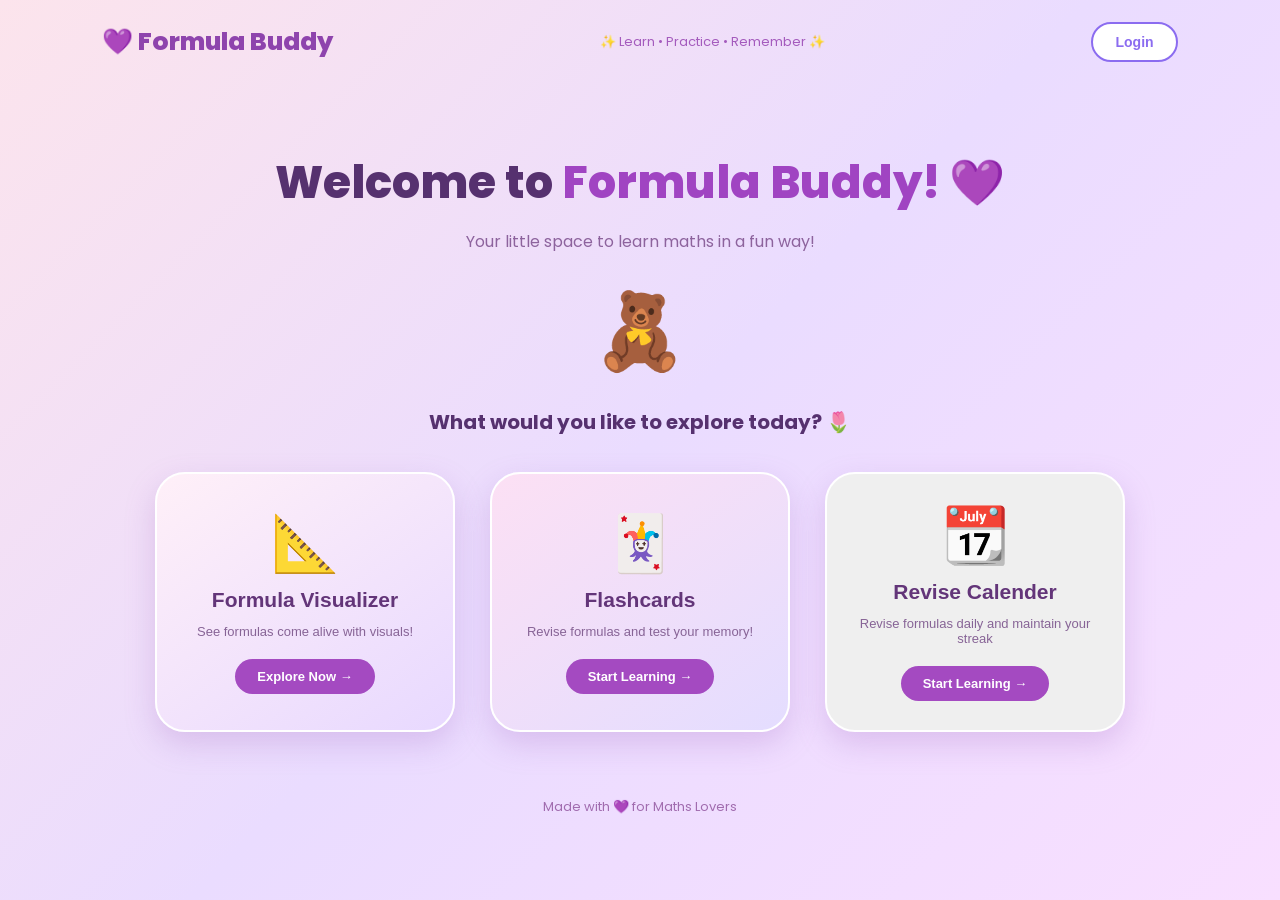
<file: index.html>
<!DOCTYPE html>
<html lang="en">
<head>
<meta charset="UTF-8">
<meta name="viewport" content="width=device-width, initial-scale=1.0">
<title>Formula Buddy 💜</title>
<link rel="stylesheet" href="style.css">
</head>

<body>

<div class="hearts">
    <span>💜</span>
    <span>✨</span>
    <span>💗</span>
    <span>⭐</span>
    <span>🌸</span>
    <span>💜</span>
</div>

<header>
    <div class="logo">💜 Formula Buddy</div>
    <div class="tag">✨ Learn • Practice • Remember ✨</div>
    <div class="auth-buttons">
    <button class="login-btn" onclick="openPage('login.html')">
        Login
    </button>

  
    </div>
</header>

<main>

    <div class="welcome">
        <h1>Welcome to <span>Formula Buddy!</span> 💜</h1>
        <p>Your little space to learn maths in a fun way!</p>
    </div>

    <div class="character">🧸</div>

    <h2>What would you like to explore today? 🌷</h2>

    <div class="button-container">

        <button class="feature-btn visualizer"
        onclick="openPage('formula_vizualiser.html')">

            <span class="icon">📐</span>

            <span class="btn-title">Formula Visualizer</span>

            <span class="btn-description">
                See formulas come alive with visuals!
            </span>

            <span class="arrow">Explore Now →</span>

        </button>


        <button class="feature-btn flashcard"
        onclick="openPage('flashcards.html')">

            <span class="icon">🃏</span>

            <span class="btn-title">Flashcards</span>

            <span class="btn-description">
                Revise formulas and test your memory!
            </span>

            <span class="arrow">Start Learning →</span>
      <button class="feature-btn calender"
        onclick="openPage('Revise_calender.html')">

            <span class="icon">📆</span>

            <span class="btn-title">Revise Calender</span>

            <span class="btn-description">
                Revise formulas daily and maintain your streak
            </span>

            <span class="arrow">Start Learning →</span>

        </button>

    </div>

    <div class="bottom-text">
        Made with 💜 for Maths Lovers
    </div>

</main>

<script src="script.js"></script>

</body>
</html>
</file>
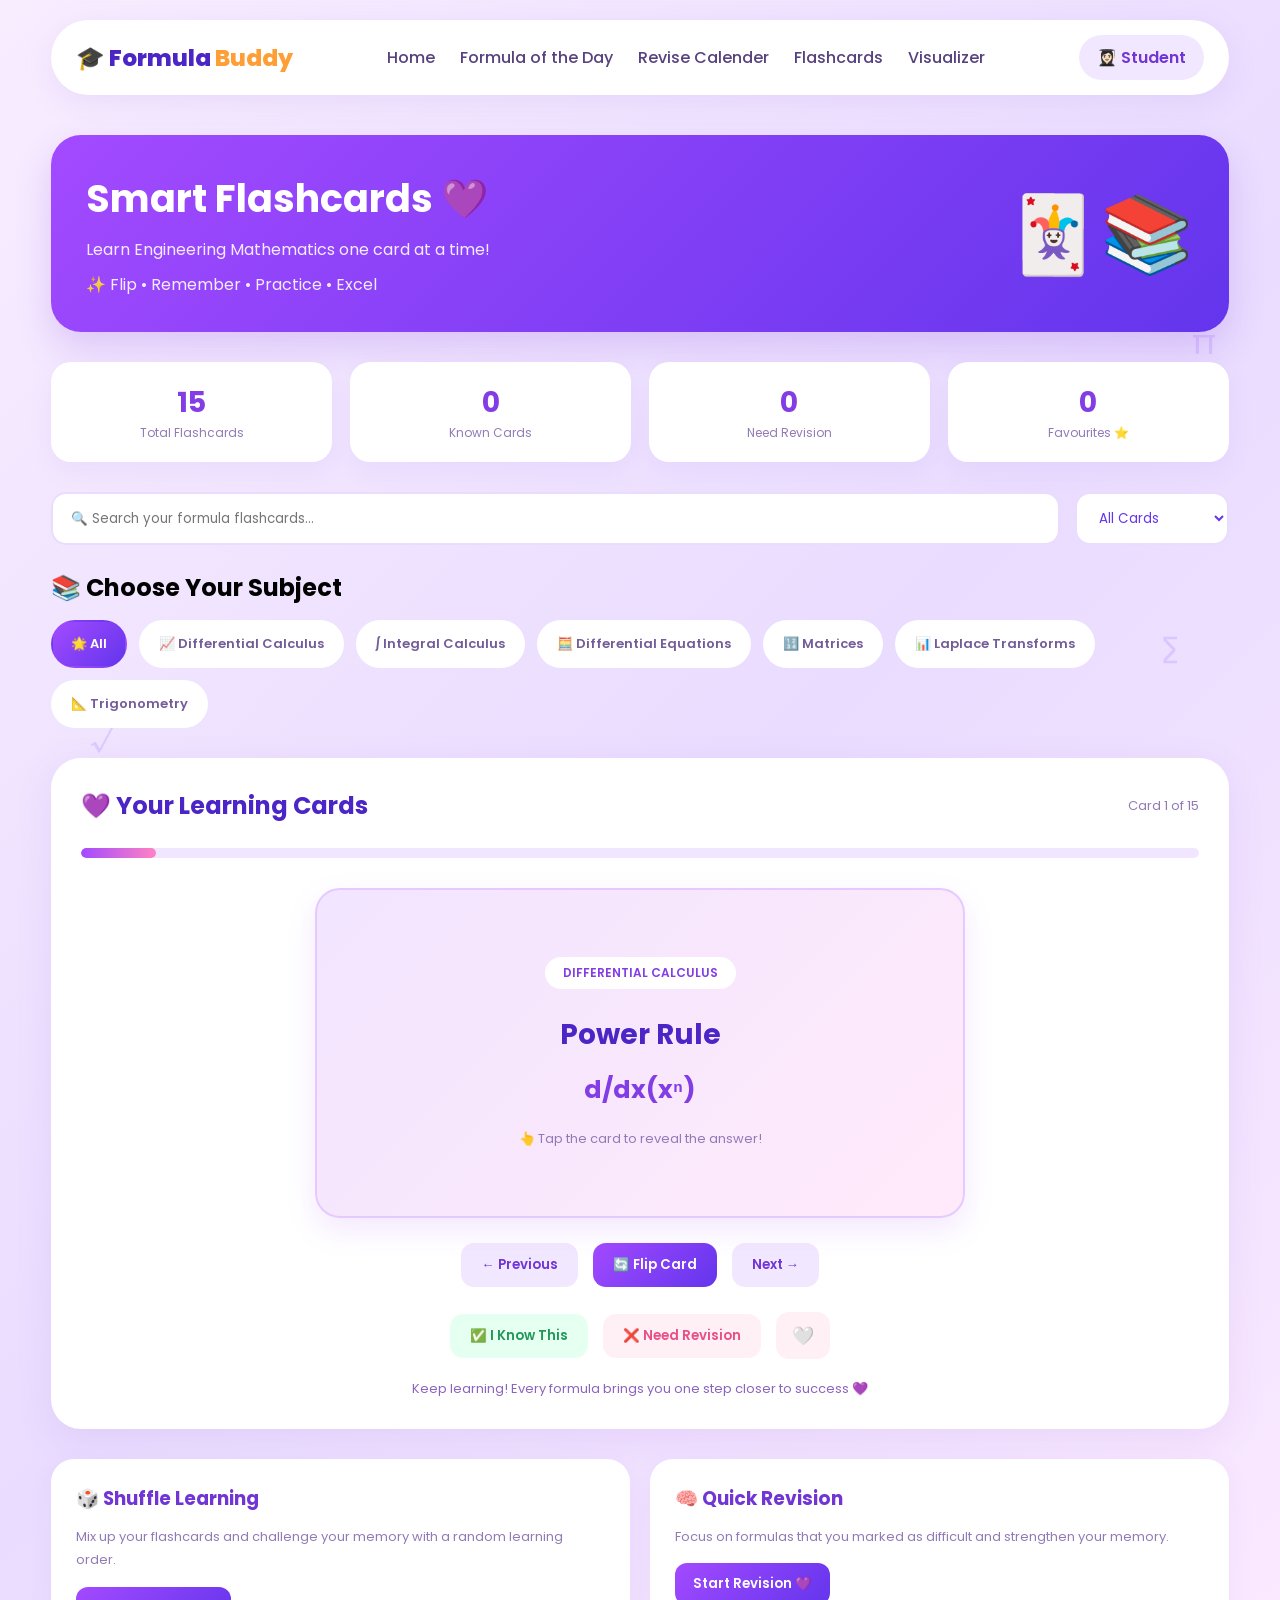
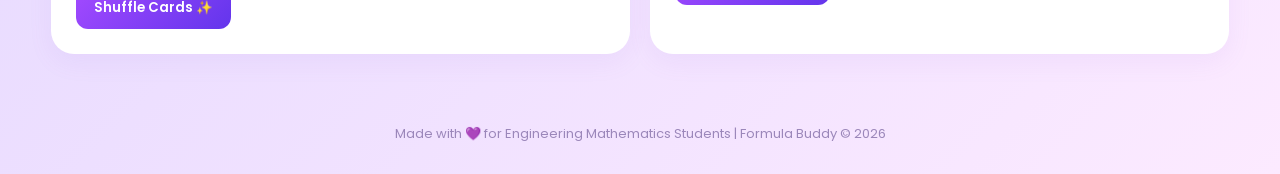
<file: flashcards.html>
<!DOCTYPE html>
<html lang="en">
<head>
<meta charset="UTF-8">
<meta name="viewport" content="width=device-width, initial-scale=1.0">
<title>Formula Buddy 💜 | Flashcards</title>

<link href="https://fonts.googleapis.com/css2?family=Poppins:wght@400;500;600;700;800&display=swap" rel="stylesheet">

<style>
*{
    margin:0;
    padding:0;
    box-sizing:border-box;
    font-family:'Poppins',sans-serif;
}

body{
    min-height:100vh;
    background:linear-gradient(135deg,#f8edff,#e9dcff,#fceaff);
    overflow-x:hidden;
}

/* Floating symbols */

.math{
    position:fixed;
    font-size:35px;
    color:#a87bff;
    opacity:.25;
    animation:float 5s infinite ease-in-out;
    pointer-events:none;
    z-index:-1;
}

.math1{top:15%;left:4%}
.math2{top:35%;right:5%}
.math3{bottom:15%;left:7%}
.math4{bottom:25%;right:8%}

@keyframes float{
    50%{transform:translateY(-20px) rotate(10deg)}
}

/* Navbar */

.navbar{
    width:92%;
    max-width:1300px;
    margin:20px auto;
    background:white;
    padding:15px 25px;
    border-radius:50px;
    display:flex;
    justify-content:space-between;
    align-items:center;
    box-shadow:0 8px 30px #9c70d520;
}

.logo{
    font-size:23px;
    font-weight:800;
    color:#4c25c7;
}

.logo span{color:#ff9e35}

.nav-links{
    display:flex;
    gap:25px;
}

.nav-links a{
    text-decoration:none;
    color:#57417e;
    font-weight:500;
}

.nav-links a:hover{color:#9b40ff}

.profile{
    background:#f1e8ff;
    padding:10px 18px;
    border-radius:25px;
    color:#7135d5;
    font-weight:600;
}

/* Main container */

.container{
    width:92%;
    max-width:1200px;
    margin:40px auto;
}

/* Hero */

.hero{
    background:linear-gradient(135deg,#a34aff,#6335ec);
    color:white;
    padding:35px;
    border-radius:30px;
    display:flex;
    justify-content:space-between;
    align-items:center;
    box-shadow:0 15px 35px #8545db35;
}

.hero h1{
    font-size:38px;
}

.hero p{
    margin-top:10px;
    opacity:.9;
}

.hero-icon{
    font-size:75px;
    animation:bounce 3s infinite;
}

@keyframes bounce{
    50%{transform:translateY(-12px)}
}

/* Stats */

.stats{
    display:grid;
    grid-template-columns:repeat(4,1fr);
    gap:18px;
    margin:30px 0;
}

.stat-card{
    background:white;
    padding:20px;
    text-align:center;
    border-radius:20px;
    box-shadow:0 8px 25px #9c70d515;
    transition:.3s;
}

.stat-card:hover{
    transform:translateY(-5px);
}

.stat-card h2{
    color:#833de5;
    font-size:28px;
}

.stat-card p{
    color:#927bb5;
    font-size:12px;
}

/* Search and filter */

.search-area{
    display:flex;
    gap:15px;
    margin:25px 0;
}

.search-area input,
.search-area select{
    padding:14px 18px;
    border:2px solid #eadcff;
    border-radius:15px;
    background:white;
    outline:none;
    color:#6335ec;
}

.search-area input{
    flex:1;
}

.search-area input:focus{
    border-color:#a34aff;
}

/* Category */

.category-section{
    margin:25px 0;
}

.category-section h2{
    margin-bottom:15px;
}

.categories{
    display:flex;
    flex-wrap:wrap;
    gap:12px;
}

.category{
    background:white;
    color:#745c99;
    padding:12px 18px;
    border-radius:25px;
    cursor:pointer;
    font-size:13px;
    font-weight:600;
    border:2px solid transparent;
    transition:.3s;
}

.category:hover,
.category.active{
    background:linear-gradient(135deg,#a34aff,#6335ec);
    color:white;
}

/* Flashcard area */

.flashcard-section{
    background:white;
    padding:30px;
    border-radius:30px;
    box-shadow:0 10px 35px #9c70d520;
    margin-top:30px;
}

.section-heading{
    display:flex;
    justify-content:space-between;
    align-items:center;
    flex-wrap:wrap;
    gap:10px;
    margin-bottom:25px;
}

.section-heading h2{
    color:#4c25c7;
}

.progress-text{
    font-size:13px;
    color:#927bb5;
}

.progress-bar{
    height:10px;
    background:#f0e6ff;
    border-radius:20px;
    overflow:hidden;
    margin-bottom:30px;
}

.progress-fill{
    height:100%;
    width:0%;
    background:linear-gradient(90deg,#a34aff,#ff83c3);
    border-radius:20px;
    transition:.5s;
}

/* Flashcard */

.card-container{
    perspective:1200px;
    max-width:650px;
    margin:auto;
}

.flashcard{
    height:330px;
    position:relative;
    transform-style:preserve-3d;
    transition:transform .7s;
    cursor:pointer;
}

.flashcard.flipped{
    transform:rotateY(180deg);
}

.card-face{
    position:absolute;
    width:100%;
    height:100%;
    backface-visibility:hidden;
    border-radius:25px;
    display:flex;
    flex-direction:column;
    justify-content:center;
    align-items:center;
    padding:30px;
    text-align:center;
    box-shadow:0 12px 30px #a34aff20;
}

.card-front{
    background:linear-gradient(135deg,#f2e5ff,#ffeafa);
    border:2px solid #e5caff;
}

.card-back{
    background:linear-gradient(135deg,#a34aff,#6335ec);
    color:white;
    transform:rotateY(180deg);
}

.card-label{
    background:white;
    color:#833de5;
    padding:7px 18px;
    border-radius:25px;
    font-size:12px;
    font-weight:600;
    margin-bottom:25px;
}

.card-front h2{
    font-size:28px;
    color:#4c25c7;
    margin-bottom:15px;
}

.card-front .formula-display{
    font-size:25px;
    font-weight:700;
    color:#833de5;
}

.card-front p{
    margin-top:20px;
    font-size:13px;
    color:#927bb5;
}

.card-back h2{
    font-size:25px;
    margin-bottom:20px;
}

.answer{
    font-size:23px;
    font-weight:700;
    line-height:1.7;
}

.card-back p{
    margin-top:20px;
    font-size:13px;
    opacity:.9;
}

/* Controls */

.card-controls{
    display:flex;
    justify-content:center;
    align-items:center;
    gap:15px;
    margin-top:25px;
    flex-wrap:wrap;
}

.control-btn{
    padding:12px 20px;
    border:none;
    border-radius:13px;
    cursor:pointer;
    font-weight:600;
    transition:.3s;
}

.control-btn:hover{
    transform:translateY(-3px);
}

.previous{
    background:#f1e8ff;
    color:#7135d5;
}

.flip{
    background:linear-gradient(135deg,#a34aff,#6335ec);
    color:white;
}

.next{
    background:#f1e8ff;
    color:#7135d5;
}

.know{
    background:#e5fff0;
    color:#22975a;
}

.dont-know{
    background:#fff0f5;
    color:#e94e86;
}

.favorite{
    background:#fff0f5;
    color:#ff4d91;
    font-size:18px;
    padding:10px 16px;
}

/* Learning message */

.learning-message{
    text-align:center;
    margin-top:20px;
    color:#8a64bd;
    font-size:13px;
}

/* Additional features */

.extra-section{
    display:grid;
    grid-template-columns:1fr 1fr;
    gap:20px;
    margin-top:30px;
}

.extra-card{
    background:white;
    padding:25px;
    border-radius:23px;
    box-shadow:0 8px 25px #9c70d515;
}

.extra-card h3{
    color:#7135d5;
    margin-bottom:12px;
}

.extra-card p{
    font-size:13px;
    color:#927bb5;
    line-height:1.8;
}

.extra-card button{
    margin-top:15px;
    padding:11px 18px;
    border:none;
    border-radius:12px;
    background:linear-gradient(135deg,#a34aff,#6335ec);
    color:white;
    cursor:pointer;
    font-weight:600;
}

/* Footer */

.footer{
    text-align:center;
    padding:30px;
    color:#9b87ba;
    font-size:13px;
}

/* Responsive */

@media(max-width:800px){

    .stats{
        grid-template-columns:repeat(2,1fr);
    }

    .nav-links{
        display:none;
    }

    .extra-section{
        grid-template-columns:1fr;
    }

    .hero h1{
        font-size:27px;
    }

    .hero-icon{
        font-size:45px;
    }

}

@media(max-width:500px){

    .container{
        width:95%;
    }

    .navbar{
        width:95%;
    }

    .hero{
        padding:25px;
    }

    .flashcard-section{
        padding:18px;
    }

    .flashcard{
        height:300px;
    }

    .card-front h2{
        font-size:21px;
    }

    .card-front .formula-display{
        font-size:19px;
    }

    .answer{
        font-size:18px;
    }

    .stats{
        gap:10px;
    }

    .stat-card{
        padding:15px;
    }

    .search-area{
        flex-direction:column;
    }

}

</style>
</head>

<body>

<div class="math math1">x²</div>
<div class="math math2">π</div>
<div class="math math3">√</div>
<div class="math math4">∑</div>

<!-- Navbar -->

<nav class="navbar">

    <div class="logo">🎓 Formula <span>Buddy</span></div>

    <div class="nav-links">
       <a href="index.html">Home</a>
      <a href="Formula_of_the_day.html">Formula of the Day</a>
       <a href="Revise_calender.html">Revise Calender</a>
      <a href="flashcards.html" class="active">Flashcards</a>
      <a href="visualizer.html">Visualizer</a>
    </div>

    <div class="profile">👩🏻‍🎓 Student</div>

</nav>


<div class="container">

    <!-- Hero -->

    <section class="hero">

        <div>
            <h1>Smart Flashcards 💜</h1>

            <p>
                Learn Engineering Mathematics one card at a time!
            </p>

            <p>✨ Flip • Remember • Practice • Excel</p>
        </div>

        <div class="hero-icon">🃏📚</div>

    </section>


    <!-- Statistics -->

    <section class="stats" id="progress">

        <div class="stat-card">
            <h2 id="totalCards">15</h2>
            <p>Total Flashcards</p>
        </div>

        <div class="stat-card">
            <h2 id="knownCards">0</h2>
            <p>Known Cards</p>
        </div>

        <div class="stat-card">
            <h2 id="unknownCards">0</h2>
            <p>Need Revision</p>
        </div>

        <div class="stat-card">
            <h2 id="favoriteCards">0</h2>
            <p>Favourites ⭐</p>
        </div>

    </section>


    <!-- Search -->

    <div class="search-area">

        <input
            type="text"
            id="search"
            placeholder="🔍 Search your formula flashcards..."
            oninput="displayCard()"
        >

        <select id="sortSelect" onchange="displayCard()">
            <option value="all">All Cards</option>
            <option value="favorites">Favourites</option>
            <option value="unknown">Need Revision</option>
        </select>

    </div>


    <!-- Categories -->

    <section class="category-section" id="categories">

        <h2>📚 Choose Your Subject</h2>

        <div class="categories">

            <button class="category active"
            onclick="selectCategory('All',this)">
                🌟 All
            </button>

            <button class="category"
            onclick="selectCategory('Differential Calculus',this)">
                📈 Differential Calculus
            </button>

            <button class="category"
            onclick="selectCategory('Integral Calculus',this)">
                ∫ Integral Calculus
            </button>

            <button class="category"
            onclick="selectCategory('Differential Equations',this)">
                🧮 Differential Equations
            </button>

            <button class="category"
            onclick="selectCategory('Matrices',this)">
                🔢 Matrices
            </button>

            <button class="category"
            onclick="selectCategory('Laplace Transforms',this)">
                📊 Laplace Transforms
            </button>

            <button class="category"
            onclick="selectCategory('Trigonometry',this)">
                📐 Trigonometry
            </button>

        </div>

    </section>


    <!-- Flashcards -->

    <section class="flashcard-section" id="flashcards">

        <div class="section-heading">

            <h2>💜 Your Learning Cards</h2>

            <span class="progress-text" id="cardNumber">
                Card 1 of 15
            </span>

        </div>


        <div class="progress-bar">
            <div class="progress-fill" id="progressFill"></div>
        </div>


        <!-- Flip Card -->

        <div class="card-container">

            <div class="flashcard" id="flashcard"
            onclick="flipCard()">

                <!-- Front -->

                <div class="card-face card-front">

                    <span class="card-label" id="frontCategory">
                        DIFFERENTIAL CALCULUS
                    </span>

                    <h2 id="frontTitle">
                        Power Rule
                    </h2>

                    <div class="formula-display" id="frontFormula">
                        d/dx(xⁿ)
                    </div>

                    <p>
                        👆 Tap the card to reveal the answer!
                    </p>

                </div>


                <!-- Back -->

                <div class="card-face card-back">

                    <h2>✨ Answer</h2>

                    <div class="answer" id="backAnswer">
                        nxⁿ⁻¹
                    </div>

                    <p id="backDescription">
                        Multiply the coefficient by the power
                        and reduce the power by one.
                    </p>

                </div>

            </div>

        </div>


        <!-- Controls -->

        <div class="card-controls">

            <button class="control-btn previous"
            onclick="previousCard()">
                ← Previous
            </button>

            <button class="control-btn flip"
            onclick="flipCard()">
                🔄 Flip Card
            </button>

            <button class="control-btn next"
            onclick="nextCard()">
                Next →
            </button>

        </div>


        <div class="card-controls">

            <button class="control-btn know"
            onclick="markCard('known')">
                ✅ I Know This
            </button>

            <button class="control-btn dont-know"
            onclick="markCard('unknown')">
                ❌ Need Revision
            </button>

            <button class="control-btn favorite"
            id="favoriteButton"
            onclick="toggleFavorite()">
                🤍
            </button>

        </div>


        <div class="learning-message" id="learningMessage">
            Keep learning! Every formula brings you one step closer to success 💜
        </div>

    </section>


    <!-- Extra features -->

    <section class="extra-section">

        <div class="extra-card">

            <h3>🎲 Shuffle Learning</h3>

            <p>
                Mix up your flashcards and challenge your memory
                with a random learning order.
            </p>

            <button onclick="shuffleCards()">
                Shuffle Cards ✨
            </button>

        </div>


        <div class="extra-card">

            <h3>🧠 Quick Revision</h3>

            <p>
                Focus on formulas that you marked as
                difficult and strengthen your memory.
            </p>

            <button onclick="revisionMode()">
                Start Revision 💜
            </button>

        </div>

    </section>

</div>


<div class="footer">
    Made with 💜 for Engineering Mathematics Students |
    Formula Buddy © 2026
</div>


<script>

/* FLASHCARD DATABASE */

const cards = [

{
id:1,
subject:"Differential Calculus",
title:"Power Rule",
front:"d/dx(xⁿ)",
answer:"nxⁿ⁻¹",
description:"Multiply the coefficient by the power and reduce the power by one."
},

{
id:2,
subject:"Differential Calculus",
title:"Product Rule",
front:"d/dx(uv)",
answer:"u'v + uv'",
description:"Differentiate the first function and multiply by the second, then add the first multiplied by the derivative of the second."
},

{
id:3,
subject:"Differential Calculus",
title:"Quotient Rule",
front:"d/dx(u/v)",
answer:"(vu' - uv') / v²",
description:"Differentiate numerator times denominator minus numerator times derivative of denominator, divided by denominator squared."
},

{
id:4,
subject:"Differential Calculus",
title:"Chain Rule",
front:"dy/dx",
answer:"(dy/du) × (du/dx)",
description:"Used to differentiate composite functions."
},

{
id:5,
subject:"Differential Calculus",
title:"Derivative of sin x",
front:"d/dx(sin x)",
answer:"cos x",
description:"The derivative of sine is cosine."
},

{
id:6,
subject:"Integral Calculus",
title:"Power Integration",
front:"∫xⁿ dx",
answer:"xⁿ⁺¹/(n+1) + C",
description:"Increase the power by one and divide by the new power. Valid for n ≠ -1."
},

{
id:7,
subject:"Integral Calculus",
title:"Integration of sin x",
front:"∫sin x dx",
answer:"-cos x + C",
description:"The integral of sine is negative cosine."
},

{
id:8,
subject:"Integral Calculus",
title:"Integration by Parts",
front:"∫u dv",
answer:"uv - ∫v du",
description:"A useful technique for integrating products of functions."
},

{
id:9,
subject:"Differential Equations",
title:"First Order Linear DE",
front:"dy/dx + Py = Q",
answer:"y(IF) = ∫Q(IF)dx + C",
description:"Multiply the equation by its integrating factor to solve it."
},

{
id:10,
subject:"Differential Equations",
title:"Integrating Factor",
front:"IF = ?",
answer:"e^(∫P dx)",
description:"For dy/dx + Py = Q, the integrating factor is e raised to the integral of P."
},

{
id:11,
subject:"Matrices",
title:"2 × 2 Determinant",
front:"|a  b| / |c  d|",
answer:"ad - bc",
description:"Multiply the main diagonal elements and subtract the product of the other diagonal."
},

{
id:12,
subject:"Matrices",
title:"Eigenvalue Equation",
front:"Characteristic Equation",
answer:"|A - λI| = 0",
description:"Solve this equation to obtain the eigenvalues of a square matrix."
},

{
id:13,
subject:"Laplace Transforms",
title:"Laplace of 1",
front:"L{1}",
answer:"1/s",
description:"The Laplace transform of a constant one is one divided by s."
},

{
id:14,
subject:"Laplace Transforms",
title:"Laplace of sin at",
front:"L{sin at}",
answer:"a/(s²+a²)",
description:"Laplace transform of the sine function."
},

{
id:15,
subject:"Laplace Transforms",
title:"Laplace of cos at",
front:"L{cos at}",
answer:"s/(s²+a²)",
description:"Laplace transform of the cosine function."
}

];


/* VARIABLES */

let currentCards = [...cards];

let currentIndex = 0;

let selectedCategory = "All";

let known = JSON.parse(localStorage.getItem("knownCards")) || [];

let unknown = JSON.parse(localStorage.getItem("unknownCards")) || [];

let favorites = JSON.parse(localStorage.getItem("favoriteCards")) || [];


/* DISPLAY CARD */

function displayCard(){

    const search =
    document.getElementById("search").value.toLowerCase();

    const sort =
    document.getElementById("sortSelect").value;

    currentCards = cards.filter(card => {

        const categoryMatch =
        selectedCategory === "All" ||
        card.subject === selectedCategory;

        const searchMatch =
        card.title.toLowerCase().includes(search) ||
        card.front.toLowerCase().includes(search) ||
        card.answer.toLowerCase().includes(search);

        let sortMatch = true;

        if(sort === "favorites"){
            sortMatch = favorites.includes(card.id);
        }

        if(sort === "unknown"){
            sortMatch = unknown.includes(card.id);
        }

        return categoryMatch && searchMatch && sortMatch;

    });

    if(currentCards.length === 0){

        document.getElementById("frontTitle").textContent =
            "No Cards Found 😢";

        document.getElementById("frontFormula").textContent =
            "Try another search";

        document.getElementById("frontCategory").textContent =
            "FORMULA BUDDY";

        document.getElementById("backAnswer").textContent =
            "No answer available";

        document.getElementById("backDescription").textContent =
            "Select another category or search term.";

        document.getElementById("cardNumber").textContent =
            "0 Cards";

        document.getElementById("progressFill").style.width =
            "0%";

        document.getElementById("favoriteButton").textContent =
            "🤍";

        document.getElementById("flashcard").classList.remove("flipped");

        updateStats();

        return;

    }

    if(currentIndex >= currentCards.length){
        currentIndex = 0;
    }

    const card = currentCards[currentIndex];

    document.getElementById("frontCategory").textContent =
        card.subject.toUpperCase();

    document.getElementById("frontTitle").textContent =
        card.title;

    document.getElementById("frontFormula").textContent =
        card.front;

    document.getElementById("backAnswer").textContent =
        card.answer;

    document.getElementById("backDescription").textContent =
        card.description;

    document.getElementById("cardNumber").textContent =
        `Card ${currentIndex+1} of ${currentCards.length}`;

    document.getElementById("progressFill").style.width =
        ((currentIndex+1)/currentCards.length*100)+"%";

    document.getElementById("favoriteButton").textContent =
        favorites.includes(card.id) ? "❤️" : "🤍";

    document.getElementById("flashcard").classList.remove("flipped");

    updateStats();

}


/* FLIP */

function flipCard(){

    if(currentCards.length === 0) return;

    document.getElementById("flashcard").classList.toggle("flipped");

}


/* NEXT */

function nextCard(){

    if(currentCards.length === 0) return;

    currentIndex =
        (currentIndex+1)%currentCards.length;

    displayCard();

}


/* PREVIOUS */

function previousCard(){

    if(currentCards.length === 0) return;

    currentIndex =
        (currentIndex-1+currentCards.length)%currentCards.length;

    displayCard();

}


/* CATEGORY */

function selectCategory(category,button){

    selectedCategory = category;

    currentIndex = 0;

    document.querySelectorAll(".category").forEach(item=>{
        item.classList.remove("active");
    });

    button.classList.add("active");

    displayCard();

}


/* KNOW / UNKNOWN */

function markCard(type){

    if(currentCards.length === 0) return;

    const id = currentCards[currentIndex].id;

    known = known.filter(item=>item!==id);

    unknown = unknown.filter(item=>item!==id);

    if(type === "known"){

        known.push(id);

        document.getElementById("learningMessage").textContent =
            "🎉 Amazing! You know this formula! Keep going 💜";

    }else{

        unknown.push(id);

        document.getElementById("learningMessage").textContent =
            "💜 Don't worry! Practice makes perfect. Revise this card again!";

    }

    localStorage.setItem("knownCards",JSON.stringify(known));

    localStorage.setItem("unknownCards",JSON.stringify(unknown));

    updateStats();

    nextCard();

}


/* FAVORITES */

function toggleFavorite(){

    if(currentCards.length === 0) return;

    const id = currentCards[currentIndex].id;

    if(favorites.includes(id)){

        favorites = favorites.filter(item=>item!==id);

    }else{

        favorites.push(id);

    }

    localStorage.setItem(
        "favoriteCards",
        JSON.stringify(favorites)
    );

    displayCard();

}


/* SHUFFLE */

function shuffleCards(){

    currentCards.sort(()=>Math.random()-0.5);

    currentIndex = 0;

    document.getElementById("learningMessage").textContent =
        "🎲 Your flashcards have been shuffled!";

    displayCard();

}


/* REVISION */

function revisionMode(){

    selectedCategory = "All";

    document.getElementById("sortSelect").value = "unknown";

    currentIndex = 0;

    document.getElementById("learningMessage").textContent =
        "🧠 Revision mode activated! Focus on difficult formulas.";

    displayCard();

}


/* STATISTICS */

function updateStats(){

    document.getElementById("totalCards").textContent =
        cards.length;

    document.getElementById("knownCards").textContent =
        known.length;

    document.getElementById("unknownCards").textContent =
        unknown.length;

    document.getElementById("favoriteCards").textContent =
        favorites.length;

}


/* KEYBOARD SUPPORT */

document.addEventListener("keydown",function(e){

    if(e.key === "ArrowRight") nextCard();

    if(e.key === "ArrowLeft") previousCard();

    if(e.key === " ") {
        e.preventDefault();
        flipCard();
    }

});


/* INITIALIZE */

displayCard();

updateStats();

</script>

</body>
</html>
</file>
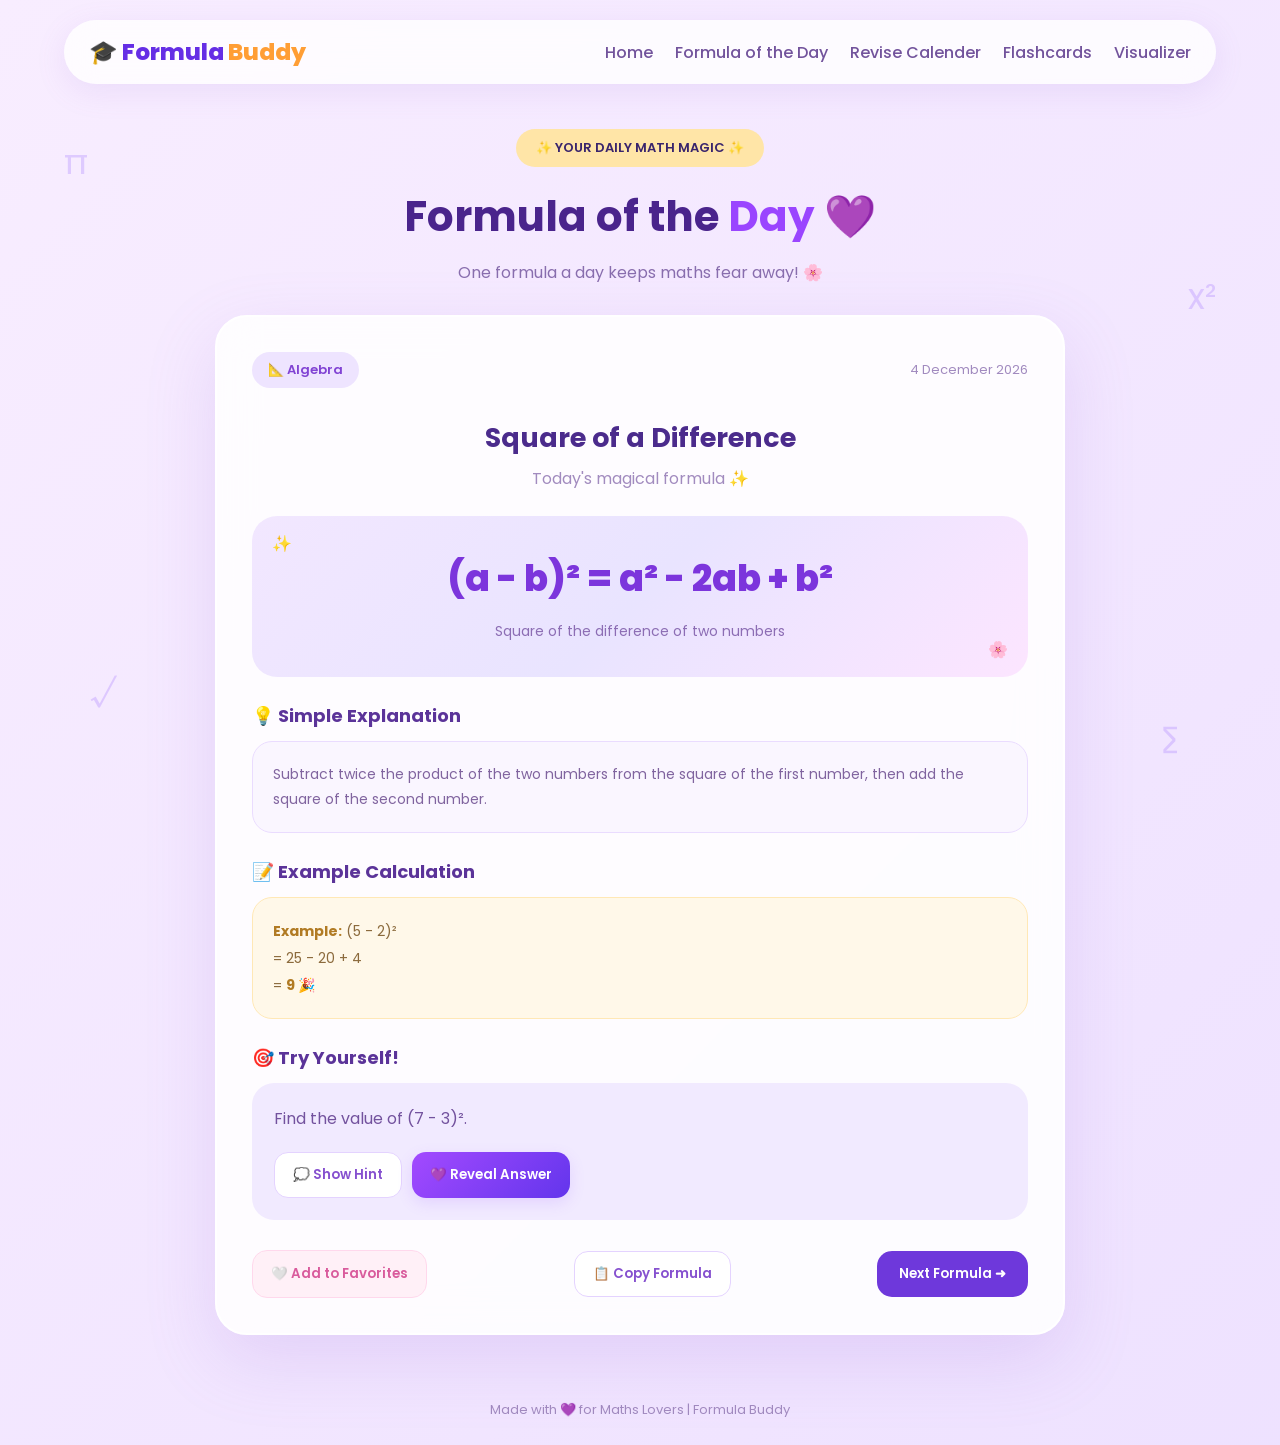
<file: Formula_of_the_day.html>
<!DOCTYPE html>
<html lang="en">
<head>
<meta charset="UTF-8">
<meta name="viewport" content="width=device-width, initial-scale=1.0">
<title>Formula of the Day 💜 | Formula Buddy</title>

<style>
@import url('https://fonts.googleapis.com/css2?family=Poppins:wght@400;500;600;700;800&display=swap');

*{
    margin:0;
    padding:0;
    box-sizing:border-box;
    font-family:'Poppins',sans-serif;
}

body{
    min-height:100vh;
    background:linear-gradient(135deg,#f8edff,#e9dcff,#fceaff);
    background-size:300% 300%;
    animation:bgMove 12s infinite;
    color:#39246c;
    overflow-x:hidden;
}

@keyframes bgMove{
    0%,100%{background-position:0% 50%}
    50%{background-position:100% 50%}
}

/* Navbar */

.navbar{
    width:90%;
    max-width:1200px;
    margin:20px auto;
    padding:15px 25px;
    background:#ffffffcc;
    backdrop-filter:blur(15px);
    border-radius:50px;
    display:flex;
    justify-content:space-between;
    align-items:center;
    box-shadow:0 8px 30px #9c70d520;
}

.logo{
    font-size:23px;
    font-weight:800;
    color:#652ee5;
}

.logo span{color:#ff9e35}

.navlinks{
    display:flex;
    gap:22px;
}

.navlinks a{
    text-decoration:none;
    color:#72539c;
    font-weight:500;
    transition:.3s;
}

.navlinks a:hover{
    color:#a044ff;
}

/* Floating Maths */

.math{
    position:fixed;
    color:#a77aff;
    opacity:.3;
    font-size:35px;
    pointer-events:none;
    animation:float 6s infinite ease-in-out;
}

.m1{top:15%;left:5%}
.m2{top:30%;right:5%;animation-delay:1s}
.m3{bottom:20%;left:7%;animation-delay:2s}
.m4{bottom:15%;right:8%;animation-delay:3s}

@keyframes float{
    0%,100%{transform:translateY(0) rotate(-10deg)}
    50%{transform:translateY(-30px) rotate(15deg)}
}

/* Header */

.header{
    text-align:center;
    margin:45px 20px 30px;
    animation:fadeUp 1s ease;
}

.badge{
    display:inline-block;
    background:#ffe5a7;
    padding:9px 20px;
    border-radius:30px;
    font-size:13px;
    font-weight:600;
    margin-bottom:18px;
}

.header h1{
    font-size:42px;
    color:#4a248c;
}

.header h1 span{color:#9a45ff}

.header p{
    color:#896eae;
    margin-top:12px;
}

/* Main Card */

.container{
    width:90%;
    max-width:850px;
    margin:0 auto 40px;
}

.card{
    background:#ffffffdd;
    backdrop-filter:blur(20px);
    border:2px solid white;
    border-radius:32px;
    padding:35px;
    box-shadow:0 25px 70px #9d70d830;
    position:relative;
    animation:cardEnter 1s ease;
}

@keyframes cardEnter{
    from{opacity:0;transform:translateY(40px) scale(.95)}
    to{opacity:1;transform:translateY(0) scale(1)}
}

/* Top card */

.card-top{
    display:flex;
    justify-content:space-between;
    align-items:center;
    flex-wrap:wrap;
    gap:15px;
}

.category{
    background:#eee4ff;
    color:#8143d4;
    padding:8px 16px;
    border-radius:30px;
    font-size:13px;
    font-weight:600;
}

.date{
    color:#a18abf;
    font-size:13px;
}

/* Formula */

.formula-title{
    text-align:center;
    margin-top:30px;
}

.formula-title h2{
    font-size:27px;
    color:#4b2b8c;
}

.formula-title p{
    color:#a28bbf;
    margin-top:8px;
}

.formula-box{
    margin:25px 0;
    background:linear-gradient(135deg,#f2e7ff,#e9e4ff,#fce5ff);
    border-radius:25px;
    padding:35px 15px;
    text-align:center;
    position:relative;
    overflow:hidden;
}

.formula-box::before{
    content:"✨";
    position:absolute;
    top:15px;
    left:20px;
    animation:twinkle 2s infinite;
}

.formula-box::after{
    content:"🌸";
    position:absolute;
    bottom:15px;
    right:20px;
    animation:twinkle 3s infinite;
}

@keyframes twinkle{
    0%,100%{opacity:.4;transform:scale(.8)}
    50%{opacity:1;transform:scale(1.2)}
}

.formula{
    font-size:36px;
    font-weight:800;
    color:#7c35dc;
    animation:formulaGlow 3s infinite alternate;
}

@keyframes formulaGlow{
    from{text-shadow:0 0 5px #c4a2ff}
    to{text-shadow:0 0 20px #c4a2ff}
}

.formula-desc{
    color:#8c6db4;
    margin-top:15px;
    font-size:14px;
}

/* Explanation */

.section{
    margin-top:25px;
}

.section h3{
    font-size:18px;
    margin-bottom:12px;
    color:#5b3399;
}

.explanation{
    background:#faf6ff;
    border:1px solid #eadcff;
    padding:20px;
    border-radius:20px;
    color:#80649f;
    line-height:1.8;
    font-size:14px;
}

/* Example */

.example{
    background:#fff8e9;
    border:1px solid #ffe8b6;
    padding:20px;
    border-radius:20px;
    line-height:1.9;
    font-size:14px;
    color:#8b6a3c;
}

.example strong{color:#b17b24}

/* Practice */

.practice{
    background:#f1eaff;
    padding:22px;
    border-radius:22px;
}

.practice p{
    color:#73529e;
    line-height:1.8;
}

.hint{
    display:none;
    margin-top:15px;
    background:white;
    padding:15px;
    border-radius:15px;
    color:#8b69ba;
}

.answer{
    display:none;
    margin-top:15px;
    background:#e5fff1;
    padding:15px;
    border-radius:15px;
    color:#36845d;
    font-weight:600;
}

.btn-group{
    display:flex;
    flex-wrap:wrap;
    gap:10px;
    margin-top:18px;
}

button{
    border:none;
    cursor:pointer;
    transition:.3s;
    font-weight:600;
}

.btn{
    padding:12px 18px;
    border-radius:14px;
    background:linear-gradient(135deg,#a34aff,#6335ec);
    color:white;
    box-shadow:0 5px 15px #934aff25;
}

.btn:hover{
    transform:translateY(-3px);
    box-shadow:0 10px 20px #934aff40;
}

.btn-light{
    padding:12px 18px;
    border-radius:14px;
    background:white;
    color:#8651cf;
    border:1px solid #e4d3ff;
}

.btn-light:hover{
    background:#f4ebff;
    transform:translateY(-2px);
}

/* Footer Controls */

.actions{
    display:flex;
    justify-content:space-between;
    align-items:center;
    gap:12px;
    flex-wrap:wrap;
    margin-top:30px;
}

.favorite{
    background:#fff0f7;
    color:#d95b9c;
    padding:13px 18px;
    border-radius:15px;
    border:1px solid #ffd8ec;
}

.favorite.active{
    background:#ffd9ed;
    animation:heartPop .4s;
}

@keyframes heartPop{
    50%{transform:scale(1.2)}
}

.next-btn{
    background:#6e38db;
    color:white;
    padding:13px 22px;
    border-radius:15px;
}

.next-btn:hover{
    transform:translateX(4px);
}

/* Bottom */

.footer{
    text-align:center;
    padding:25px;
    color:#a18abf;
    font-size:13px;
}

/* Toast */

.toast{
    position:fixed;
    bottom:25px;
    left:50%;
    transform:translateX(-50%) translateY(100px);
    background:#6f36d8;
    color:white;
    padding:14px 25px;
    border-radius:30px;
    box-shadow:0 10px 30px #6f36d840;
    opacity:0;
    transition:.4s;
    z-index:100;
}

.toast.show{
    opacity:1;
    transform:translateX(-50%) translateY(0);
}

/* Responsive */

@media(max-width:650px){
    .navlinks{display:none}
    .header h1{font-size:30px}
    .card{padding:20px}
    .formula{font-size:27px}
    .formula-title h2{font-size:22px}
    .formula-box{padding:30px 10px}
    .actions{justify-content:center}
}
</style>
</head>

<body>

<!-- Floating Symbols -->

<div class="math m1">π</div>
<div class="math m2">x²</div>
<div class="math m3">√</div>
<div class="math m4">∑</div>

<!-- Navbar -->

<nav class="navbar">
    <div class="logo">🎓 Formula <span>Buddy</span></div>
    <div class="navlinks">
        <a href="index.html">Home</a>
      <a href="Formula_of_the_day.html" class="active">Formula of the Day</a>
       <a href="Revise_calender.html">Revise Calender</a>
 <a href="flashcards.html" >Flashcards</a>
      <a href="visualizer.html">Visualizer</a>
    </div>
</nav>

<!-- Header -->

<div class="header">
    <div class="badge">✨ YOUR DAILY MATH MAGIC ✨</div>
    <h1>Formula of the <span>Day 💜</span></h1>
    <p>One formula a day keeps maths fear away! 🌸</p>
</div>

<!-- Main -->

<div class="container">

<div class="card">

    <div class="card-top">
        <div class="category" id="category">📐 Algebra</div>
        <div class="date" id="date"></div>
    </div>

    <div class="formula-title">
        <h2 id="formulaName">Square of a Sum</h2>
        <p>Today's magical formula ✨</p>
    </div>

    <div class="formula-box">
        <div class="formula" id="formula">(a + b)² = a² + 2ab + b²</div>
        <div class="formula-desc" id="formulaDesc">
            Square of the sum of two numbers
        </div>
    </div>

    <!-- Explanation -->

    <div class="section">
        <h3>💡 Simple Explanation</h3>
        <div class="explanation" id="explanation">
            The square of a sum is equal to the square of the first number,
            plus twice their product, plus the square of the second number.
        </div>
    </div>

    <!-- Example -->

    <div class="section">
        <h3>📝 Example Calculation</h3>
        <div class="example" id="example">
            <strong>Example:</strong> (2 + 3)²<br>
            = 2² + 2 × 2 × 3 + 3²<br>
            = 4 + 12 + 9<br>
            = <strong>25 🎉</strong>
        </div>
    </div>

    <!-- Practice -->

    <div class="section">
        <h3>🎯 Try Yourself!</h3>

        <div class="practice">
            <p id="question">
                Find the value of (4 + 2)².
            </p>

            <div class="btn-group">
                <button class="btn-light" onclick="showHint()">💭 Show Hint</button>
                <button class="btn" onclick="showAnswer()">💜 Reveal Answer</button>
            </div>

            <div class="hint" id="hint"></div>
            <div class="answer" id="answer"></div>
        </div>
    </div>

    <!-- Actions -->

    <div class="actions">
        <button class="favorite" id="favoriteBtn" onclick="toggleFavorite()">
            🤍 Add to Favorites
        </button>

        <button class="btn-light" onclick="copyFormula()">
            📋 Copy Formula
        </button>

        <button class="next-btn" onclick="nextFormula()">
            Next Formula ➜
        </button>
    </div>

</div>
</div>

<div class="footer">
    Made with 💜 for Maths Lovers | Formula Buddy
</div>

<div class="toast" id="toast">Copied successfully! 💜</div>

<script>

/* Formula Database */

const formulas = [

{
name:"Square of a Sum",
category:"📐 Algebra",
formula:"(a + b)² = a² + 2ab + b²",
desc:"Square of the sum of two numbers",
explanation:"The square of a sum is equal to the square of the first number, plus twice their product, plus the square of the second number.",
example:"<strong>Example:</strong> (2 + 3)²<br>= 2² + 2 × 2 × 3 + 3²<br>= 4 + 12 + 9<br>= <strong>25 🎉</strong>",
question:"Find the value of (4 + 2)².",
hint:"Use a = 4 and b = 2 in the formula.",
answer:"(4 + 2)² = 4² + 2 × 4 × 2 + 2² = 16 + 16 + 4 = 36 🎉"
},

{
name:"Square of a Difference",
category:"📐 Algebra",
formula:"(a - b)² = a² - 2ab + b²",
desc:"Square of the difference of two numbers",
explanation:"Subtract twice the product of the two numbers from the square of the first number, then add the square of the second number.",
example:"<strong>Example:</strong> (5 - 2)²<br>= 25 - 20 + 4<br>= <strong>9 🎉</strong>",
question:"Find the value of (7 - 3)².",
hint:"Use a = 7 and b = 3.",
answer:"(7 - 3)² = 49 - 42 + 9 = 16 🎉"
},

{
name:"Difference of Squares",
category:"📐 Algebra",
formula:"a² - b² = (a - b)(a + b)",
desc:"Difference between two squares",
explanation:"The difference of two squares can be factorized into the product of their difference and their sum.",
example:"<strong>Example:</strong> 9² - 4²<br>= (9 - 4)(9 + 4)<br>= 5 × 13<br>= <strong>65 🎉</strong>",
question:"Factorize 25 - 16.",
hint:"25 = 5² and 16 = 4².",
answer:"25 - 16 = (5 - 4)(5 + 4) = 9 🎉"
},

{
name:"Area of a Circle",
category:"📏 Geometry",
formula:"A = πr²",
desc:"Area enclosed inside a circle",
explanation:"Multiply pi by the square of the radius to find the area of a circle.",
example:"<strong>Example:</strong> r = 7 cm<br>A = 22/7 × 7 × 7<br>= <strong>154 cm² 🎉</strong>",
question:"Find the area of a circle with radius 3 cm.",
hint:"Use π = 3.14 and r = 3.",
answer:"A = 3.14 × 3² = 28.26 cm² 🎉"
},

{
name:"Pythagoras Theorem",
category:"📏 Geometry",
formula:"c² = a² + b²",
desc:"Relationship between sides of a right triangle",
explanation:"The square of the hypotenuse equals the sum of squares of the other two sides in a right-angled triangle.",
example:"<strong>Example:</strong> a = 3, b = 4<br>c² = 9 + 16 = 25<br>c = <strong>5 🎉</strong>",
question:"Find the hypotenuse when a = 5 and b = 12.",
hint:"Add 5² and 12², then take the square root.",
answer:"c = √(25 + 144) = √169 = 13 🎉"
},

{
name:"Speed Formula",
category:"🚗 Physics",
formula:"Speed = Distance / Time",
desc:"Calculate how fast an object moves",
explanation:"Speed is the distance travelled divided by the time taken.",
example:"<strong>Example:</strong> Distance = 100 km<br>Time = 2 hours<br>Speed = <strong>50 km/h 🎉</strong>",
question:"A car travels 120 km in 3 hours. Find its speed.",
hint:"Divide 120 by 3.",
answer:"Speed = 120 / 3 = 40 km/h 🎉"
}

];

/* Daily Formula */

let currentIndex =
    Math.floor(Date.now() / 86400000) % formulas.length;

function loadFormula(){

    const f=formulas[currentIndex];

    document.getElementById("category").textContent=f.category;
    document.getElementById("formulaName").textContent=f.name;
    document.getElementById("formula").textContent=f.formula;
    document.getElementById("formulaDesc").textContent=f.desc;
    document.getElementById("explanation").textContent=f.explanation;
    document.getElementById("example").innerHTML=f.example;
    document.getElementById("question").textContent=f.question;
    document.getElementById("hint").textContent="💡 "+f.hint;
    document.getElementById("answer").textContent="🎉 "+f.answer;

    document.getElementById("hint").style.display="none";
    document.getElementById("answer").style.display="none";

    updateFavorite();

    const card=document.querySelector(".card");

    card.style.animation="none";
    void card.offsetWidth;
    card.style.animation="cardEnter .6s ease";
}

/* Date */

document.getElementById("date").textContent=
    new Date().toLocaleDateString("en-IN",{
        day:"numeric",
        month:"long",
        year:"numeric"
    });

/* Next Formula */

function nextFormula(){

    currentIndex=(currentIndex+1)%formulas.length;

    loadFormula();
    toast("New formula unlocked! ✨");
    celebrate();
}

/* Hint */

function showHint(){

    document.getElementById("hint").style.display="block";
    document.getElementById("answer").style.display="none";
}

/* Answer */

function showAnswer(){

    document.getElementById("answer").style.display="block";
    document.getElementById("hint").style.display="none";
    celebrate();
}

/* Copy */

function copyFormula(){

    const text=formulas[currentIndex].formula;

    if(navigator.clipboard && window.isSecureContext){
        navigator.clipboard.writeText(text)
        .then(()=>toast("Formula copied! 📋"))
        .catch(()=>fallbackCopy(text));
    }else{
        fallbackCopy(text);
    }
}

function fallbackCopy(text){

    const area=document.createElement("textarea");
    area.value=text;
    area.style.position="fixed";
    area.style.opacity="0";

    document.body.appendChild(area);
    area.select();

    try{
        document.execCommand("copy");
        toast("Formula copied! 📋");
    }catch(e){
        toast("Copy not supported");
    }

    area.remove();
}

/* Favorites */

function getFavorites(){
    return JSON.parse(localStorage.getItem("formulaFavorites")||"[]");
}

function toggleFavorite(){

    let favorites=getFavorites();
    const formula=formulas[currentIndex].name;

    if(favorites.includes(formula)){
        favorites=favorites.filter(f=>f!==formula);
        toast("Removed from favorites 💔");
    }else{
        favorites.push(formula);
        toast("Added to favorites 💜");
        celebrate();
    }

    localStorage.setItem("formulaFavorites",JSON.stringify(favorites));
    updateFavorite();
}

function updateFavorite(){

    const favorites=getFavorites();
    const formula=formulas[currentIndex].name;
    const btn=document.getElementById("favoriteBtn");

    const active=favorites.includes(formula);

    btn.classList.toggle("active",active);
    btn.textContent=active?"💖 Favorited":"🤍 Add to Favorites";
}

/* Toast */

let toastTimer;

function toast(message){

    const el=document.getElementById("toast");

    el.textContent=message;
    el.classList.add("show");

    clearTimeout(toastTimer);

    toastTimer=setTimeout(()=>{
        el.classList.remove("show");
    },2500);
}

/* Celebration */

function celebrate(){

    const emojis=["💜","✨","🎉","⭐","💖","🌸"];

    for(let i=0;i<25;i++){

        const p=document.createElement("div");

        p.className="particle";
        p.textContent=emojis[Math.floor(Math.random()*emojis.length)];

        p.style.left=Math.random()*100+"vw";
        p.style.top=Math.random()*70+"vh";

        p.style.setProperty("--x",(Math.random()*300-150)+"px");
        p.style.setProperty("--y",(Math.random()*300-150)+"px");

        document.body.appendChild(p);

        setTimeout(()=>p.remove(),1600);
    }
}

/* Start */

loadFormula();

</script>

</body>
</html>
</file>
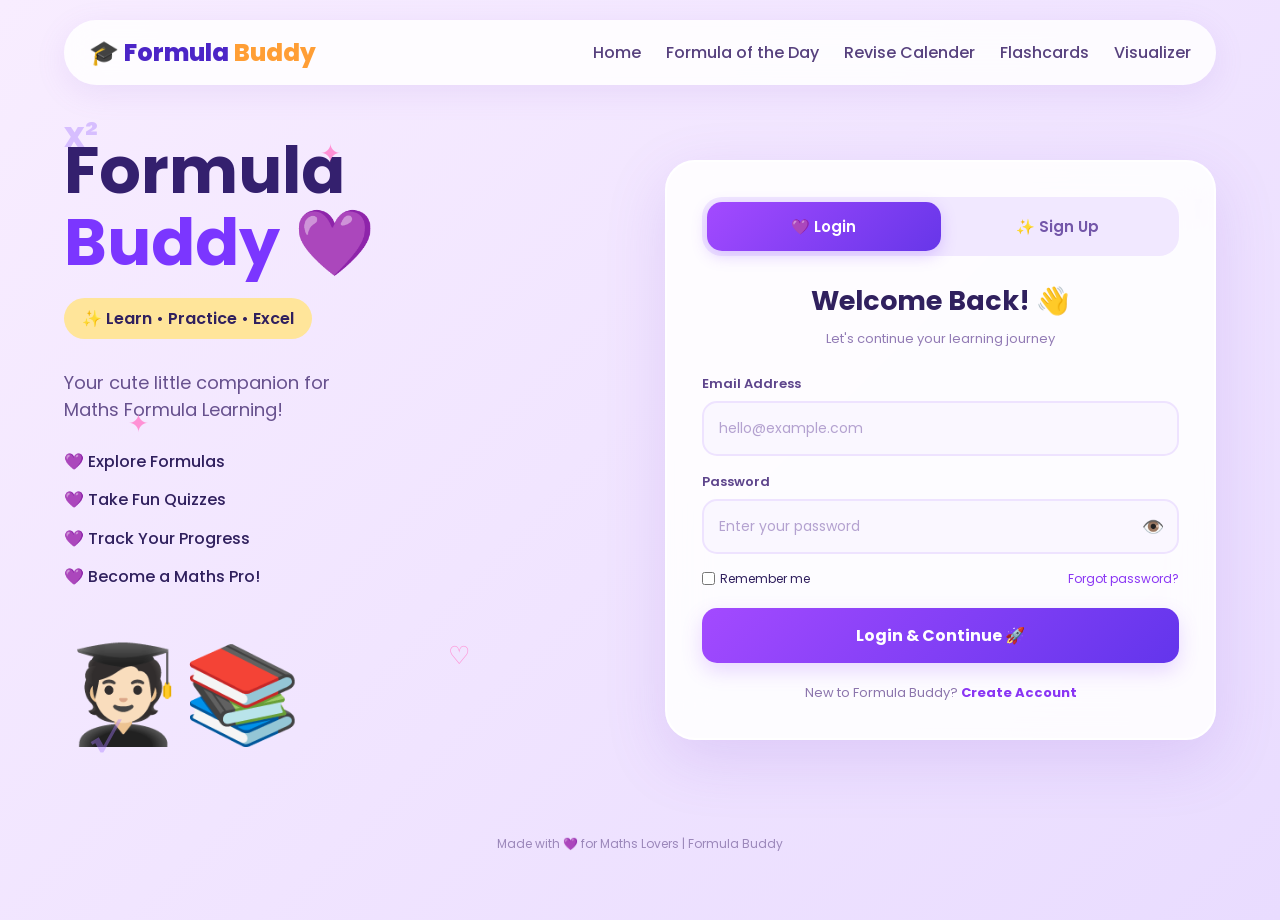
<file: login.html>
<!DOCTYPE html>
<html lang="en">
<head>
<meta charset="UTF-8">
<meta name="viewport" content="width=device-width, initial-scale=1.0">
<title>Formula Buddy 💜</title>

<style>
@import url('https://fonts.googleapis.com/css2?family=Poppins:wght@400;500;600;700;800&display=swap');

*{
    margin:0;
    padding:0;
    box-sizing:border-box;
    font-family:'Poppins',sans-serif;
}

body{
    min-height:100vh;
    color:#30205e;
    background:linear-gradient(135deg,#f8edff,#e9dcff,#fceaff,#e4e8ff);
    background-size:300% 300%;
    animation:bgMove 12s ease infinite;
    overflow-x:hidden;
}

@keyframes bgMove{
    0%{background-position:0% 50%}
    50%{background-position:100% 50%}
    100%{background-position:0% 50%}
}

/* Floating Maths */

.math{
    position:fixed;
    font-size:35px;
    font-weight:bold;
    color:#a87bff;
    opacity:.4;
    animation:mathFloat 6s ease-in-out infinite;
    pointer-events:none;
}

.math1{top:12%;left:5%}
.math2{top:20%;right:6%;animation-delay:1s}
.math3{bottom:15%;left:7%;animation-delay:2s}
.math4{bottom:20%;right:8%;animation-delay:3s}

@keyframes mathFloat{
    0%,100%{transform:translateY(0) rotate(-10deg)}
    50%{transform:translateY(-35px) rotate(15deg)}
}

/* Sparkles */

.sparkle{
    position:fixed;
    color:#ff91d5;
    font-size:25px;
    pointer-events:none;
    animation:sparkle 3s ease-in-out infinite;
}

@keyframes sparkle{
    0%,100%{opacity:0;transform:scale(.3) rotate(0)}
    50%{opacity:1;transform:scale(1.2) rotate(180deg)}
}

/* Navbar */

.navbar{
    margin:20px auto;
    width:90%;
    max-width:1200px;
    background:rgba(255,255,255,.85);
    backdrop-filter:blur(15px);
    padding:15px 25px;
    border-radius:50px;
    display:flex;
    justify-content:space-between;
    align-items:center;
    box-shadow:0 8px 30px #9c70d520;
    animation:navEnter .8s ease;
}

@keyframes navEnter{
    from{opacity:0;transform:translateY(-30px)}
    to{opacity:1;transform:translateY(0)}
}

.logo{
    font-size:24px;
    font-weight:800;
    color:#4c25c7;
}

.logo span{color:#ff9e35}

.nav-links{
    display:flex;
    gap:25px;
}

.nav-links a{
    text-decoration:none;
    color:#57417e;
    font-weight:500;
    transition:.3s;
}

.nav-links a:hover{
    color:#9b40ff;
    transform:translateY(-2px);
}

/* Main */

.container{
    max-width:1200px;
    width:90%;
    margin:50px auto;
    display:grid;
    grid-template-columns:1fr 1fr;
    align-items:center;
    gap:50px;
}

/* Hero */

.hero{
    animation:heroEnter 1s ease;
}

@keyframes heroEnter{
    from{opacity:0;transform:translateX(-40px)}
    to{opacity:1;transform:translateX(0)}
}

.hero h1{
    font-size:65px;
    line-height:1.1;
    color:#34206e;
}

.hero h1 span{color:#7b36ff}

.hero .tag{
    display:inline-block;
    background:#ffe59a;
    padding:8px 18px;
    border-radius:30px;
    margin:20px 0;
    font-weight:600;
    animation:tagBounce 3s infinite;
}

@keyframes tagBounce{
    0%,100%{transform:translateY(0)}
    50%{transform:translateY(-5px)}
}

.hero p{
    font-size:18px;
    margin:10px 0 20px;
    color:#67518e;
}

.features{
    list-style:none;
    line-height:2.4;
    font-weight:500;
}

.features li{
    animation:featureAppear .7s backwards;
}

.features li:nth-child(1){animation-delay:.2s}
.features li:nth-child(2){animation-delay:.4s}
.features li:nth-child(3){animation-delay:.6s}
.features li:nth-child(4){animation-delay:.8s}

.features li::before{content:"💜 "}

@keyframes featureAppear{
    from{opacity:0;transform:translateX(-25px)}
    to{opacity:1;transform:translateX(0)}
}

/* Mascot */

.mascot{
    margin-top:25px;
    font-size:95px;
    display:inline-block;
    cursor:pointer;
    animation:mascotBounce 3s infinite;
}

@keyframes mascotBounce{
    0%,100%{transform:translateY(0) rotate(0)}
    25%{transform:translateY(-15px) rotate(-5deg)}
    75%{transform:translateY(-8px) rotate(5deg)}
}

/* Login Card */

.card{
    background:rgba(255,255,255,.88);
    backdrop-filter:blur(20px);
    padding:35px;
    border-radius:30px;
    box-shadow:0 20px 60px #8e58d82b;
    border:2px solid white;
    animation:cardEntrance 1s cubic-bezier(.2,.8,.2,1);
    transition:box-shadow .4s;
}

.card:hover{
    box-shadow:0 25px 70px #8e58d850;
}

@keyframes cardEntrance{
    from{opacity:0;transform:translateY(60px) scale(.9)}
    to{opacity:1;transform:translateY(0) scale(1)}
}

.card.switching{
    animation:switchAnimation .4s ease;
}

@keyframes switchAnimation{
    0%{opacity:.5;transform:scale(.96)}
    100%{opacity:1;transform:scale(1)}
}

/* Tabs */

.tabs{
    display:flex;
    background:#f1e8ff;
    border-radius:20px;
    padding:5px;
    margin-bottom:25px;
}

.tabs button{
    width:50%;
    border:none;
    padding:13px;
    border-radius:15px;
    background:transparent;
    color:#7356a9;
    font-size:15px;
    font-weight:600;
    cursor:pointer;
    transition:.4s;
}

.tabs button.active{
    background:linear-gradient(135deg,#a34aff,#6736e9);
    color:white;
    box-shadow:0 5px 15px #914aff40;
}

.tabs button:hover{transform:translateY(-2px)}

.card h2{
    text-align:center;
    font-size:27px;
    margin-bottom:8px;
}

.subtitle{
    text-align:center;
    font-size:13px;
    color:#927bb5;
    margin-bottom:25px;
}

/* Inputs */

.input-box{margin-bottom:16px}

.input-box label{
    display:block;
    font-size:13px;
    margin-bottom:7px;
    color:#5e458c;
    font-weight:600;
}

.input-box input{
    width:100%;
    padding:15px;
    border-radius:15px;
    border:2px solid #eee3ff;
    background:#faf7ff;
    outline:none;
    color:#432a76;
    font-size:14px;
    transition:all .3s;
}

.input-box input:focus{
    transform:scale(1.02);
    border-color:#a46aff;
    background:white;
    box-shadow:0 0 20px #a46aff45;
}

.input-box input::placeholder{color:#b4a2d0}

.password-field{position:relative}

.password-field input{padding-right:60px}

.eye{
    position:absolute;
    right:15px;
    top:50%;
    transform:translateY(-50%);
    cursor:pointer;
    border:none;
    background:none;
    font-size:18px;
}

/* Options */

.options{
    display:flex;
    justify-content:space-between;
    align-items:center;
    font-size:12px;
    margin:15px 0 20px;
    gap:10px;
}

.options label{
    display:flex;
    align-items:center;
    gap:5px;
}

a{
    color:#8a35f4;
    text-decoration:none;
}

/* Button */

.main-btn{
    width:100%;
    padding:15px;
    border:none;
    border-radius:15px;
    background:linear-gradient(135deg,#a34aff,#6335ec);
    color:white;
    font-size:16px;
    font-weight:700;
    cursor:pointer;
    box-shadow:0 8px 20px #934aff35;
    transition:.3s;
    position:relative;
    overflow:hidden;
}

.main-btn:hover{
    transform:translateY(-3px);
    box-shadow:0 12px 25px #934aff50;
}

.main-btn::before{
    content:"";
    position:absolute;
    top:0;
    left:-120%;
    width:60%;
    height:100%;
    background:linear-gradient(120deg,transparent,rgba(255,255,255,.5),transparent);
    transform:skewX(-25deg);
}

.main-btn:hover::before{animation:shine .8s forwards}

@keyframes shine{
    to{left:150%}
}

/* Message */

.message{
    text-align:center;
    margin-top:15px;
    font-size:13px;
    color:#6e39bd;
}

.bottom{
    text-align:center;
    margin-top:20px;
    font-size:13px;
    color:#8c76ad;
}

.bottom a{font-weight:700}

.footer{
    text-align:center;
    padding:20px;
    font-size:12px;
    color:#9b87ba;
}

/* Celebration */

.particle{
    position:fixed;
    pointer-events:none;
    z-index:1000;
    animation:particleFly 1.5s ease-out forwards;
}

@keyframes particleFly{
    0%{opacity:1;transform:translate(0,0) scale(1)}
    100%{opacity:0;transform:translate(var(--x),var(--y)) scale(.2)}
}

/* Responsive */

@media(max-width:900px){
    .container{
        grid-template-columns:1fr;
        max-width:500px;
        gap:30px;
    }

    .hero{text-align:center}
    .hero h1{font-size:45px}
    .mascot{font-size:70px}
    .nav-links{display:none}
    .card{padding:25px}
}

@media(prefers-reduced-motion:reduce){
    *,*::before,*::after{
        animation-duration:.01ms !important;
        animation-iteration-count:1 !important;
    }
}
</style>
</head>

<body>

<!-- Floating Maths -->

<div class="math math1">x²</div>
<div class="math math2">π</div>
<div class="math math3">√</div>
<div class="math math4">∑</div>

<!-- Sparkles -->

<div class="sparkle" style="top:15%;left:25%">✦</div>
<div class="sparkle" style="top:35%;right:20%;animation-delay:1s">✧</div>
<div class="sparkle" style="bottom:25%;left:35%;animation-delay:2s">♡</div>
<div class="sparkle" style="top:70%;right:10%;animation-delay:.5s">✨</div>
<div class="sparkle" style="top:45%;left:10%;animation-delay:1.5s">✦</div>

<!-- Navbar -->

<nav class="navbar">
    <div class="logo">🎓 Formula <span>Buddy</span></div>
    <div class="nav-links">
      <a href="index.html">Home</a>
      <a href="Formula_of_the_day.html">Formula of the Day</a>
       <a href="Revise_calender.html">Revise Calender</a>
       <a href="flashcards.html" >Flashcards</a>
      <a href="visualizer.html">Visualizer</a>
    </div>
</nav>

<!-- Main -->

<div class="container">

    <!-- Left Side -->

    <div class="hero">

        <h1>Formula<br><span>Buddy 💜</span></h1>

        <div class="tag">✨ Learn • Practice • Excel</div>

        <p>Your cute little companion for<br>
        Maths Formula Learning!</p>

        <ul class="features">
            <li>Explore Formulas</li>
            <li>Take Fun Quizzes</li>
            <li>Track Your Progress</li>
            <li>Become a Maths Pro!</li>
        </ul>

        <div class="mascot">🧑🏻‍🎓📚</div>

    </div>

    <!-- Right Side -->

    <div class="card">

        <div class="tabs">
            <button id="loginTab" class="active"
            onclick="switchForm('login')">💜 Login</button>

            <button id="signupTab"
            onclick="switchForm('signup')">✨ Sign Up</button>
        </div>

        <h2 id="title">Welcome Back! 👋</h2>

        <p class="subtitle" id="subtitle">
            Let's continue your learning journey
        </p>

        <form id="authForm">

            <div class="input-box" id="nameBox" style="display:none">
                <label>Your Name</label>
                <input type="text" id="name"
                placeholder="Enter your name">
            </div>

            <div class="input-box">
                <label>Email Address</label>
                <input type="email" id="email"
                placeholder="hello@example.com" required>
            </div>

            <div class="input-box">
                <label>Password</label>

                <div class="password-field">
                    <input type="password" id="password"
                    placeholder="Enter your password" minlength="6" required>

                    <button type="button" class="eye"
                    onclick="togglePassword('password',this)">👁️</button>
                </div>
            </div>

            <div class="input-box" id="confirmBox" style="display:none">
                <label>Confirm Password</label>

                <div class="password-field">
                    <input type="password" id="confirmPassword"
                    placeholder="Confirm your password">

                    <button type="button" class="eye"
                    onclick="togglePassword('confirmPassword',this)">👁️</button>
                </div>
            </div>

            <div class="options" id="loginOptions">
                <label>
                    <input type="checkbox"> Remember me
                </label>

                <a href="#" onclick="forgotPassword(event)">
                    Forgot password?
                </a>
            </div>

            <button type="submit" class="main-btn" id="submitBtn">
                Login & Continue 🚀
            </button>

        </form>

        <div class="message" id="message"></div>

        <div class="bottom">
            <span id="bottomText">New to Formula Buddy?</span>
            <a href="#" id="bottomLink">Create Account</a>
        </div>

    </div>
</div>

<div class="footer">
    Made with 💜 for Maths Lovers | Formula Buddy
</div>

<script>

let currentForm = "login";

/* Form Switching */

function switchForm(type){

    const card = document.querySelector(".card");

    card.classList.remove("switching");
    void card.offsetWidth;
    card.classList.add("switching");

    currentForm = type;

    const signup = type === "signup";

    document.getElementById("title").textContent =
        signup ? "Join Formula Buddy! 🎉" : "Welcome Back! 👋";

    document.getElementById("subtitle").textContent =
        signup ? "Create your account & start learning"
              : "Let's continue your learning journey";

    document.getElementById("nameBox").style.display =
        signup ? "block" : "none";

    document.getElementById("confirmBox").style.display =
        signup ? "block" : "none";

    document.getElementById("loginOptions").style.display =
        signup ? "none" : "flex";

    document.getElementById("name").required = signup;
    document.getElementById("confirmPassword").required = signup;

    document.getElementById("submitBtn").textContent =
        signup ? "Create My Account 💜" : "Login & Continue 🚀";

    document.getElementById("loginTab").classList.toggle(
        "active",!signup);

    document.getElementById("signupTab").classList.toggle(
        "active",signup);

    document.getElementById("bottomText").textContent =
        signup ? "Already have an account?"
               : "New to Formula Buddy?";

    document.getElementById("bottomLink").textContent =
        signup ? "Login" : "Create Account";

    document.getElementById("bottomLink").onclick = function(e){
        e.preventDefault();
        switchForm(signup ? "login" : "signup");
    };

    document.getElementById("message").textContent = "";
}

/* Show Hide Password */

function togglePassword(id,button){

    const input = document.getElementById(id);

    if(input.type === "password"){
        input.type = "text";
        button.textContent = "🙈";
    }else{
        input.type = "password";
        button.textContent = "👁️";
    }
}

/* Forgot Password */

function forgotPassword(e){
    e.preventDefault();
    alert("Please contact admin to reset your password 💜");
}

/* Signup & Login Demo */

document.getElementById("authForm").addEventListener(
"submit",function(e){

    e.preventDefault();

    const email = document.getElementById("email").value;
    const password = document.getElementById("password").value;

    if(currentForm === "signup"){

        const name = document.getElementById("name").value;
        const confirm = document.getElementById("confirmPassword").value;

        if(password !== confirm){
            alert("Oops! Passwords don't match 💔");
            return;
        }

        if(localStorage.getItem(email)){
            alert("Account already exists!");
            return;
        }

        // Demo only - not secure authentication
        localStorage.setItem(email,JSON.stringify({
            name:name,
            password:password
        }));

        celebrate();

        alert("Yay! Account created successfully 🎉");

        switchForm("login");

    }else{

        const user = localStorage.getItem(email);

        if(!user){
            alert("Account not found! Please Sign Up 💜");
            return;
        }

        const data = JSON.parse(user);

        if(data.password !== password){
            alert("Wrong password! Try again 😊");
            return;
        }

        document.getElementById("message").textContent =
            "Welcome "+data.name+"! Login Successful 🎉";

        celebrate();

        // Dashboard redirect:
        // window.location.href = "dashboard.html";
    }
});

/* Bottom Link */

document.getElementById("bottomLink").onclick = function(e){
    e.preventDefault();
    switchForm(currentForm === "login" ? "signup" : "login");
};

/* Mouse Sparkles */

document.addEventListener("mousemove",function(e){

    if(Math.random() > .92){

        const particle = document.createElement("div");

        particle.className = "particle";
        particle.textContent = "✨";

        particle.style.left = e.clientX+"px";
        particle.style.top = e.clientY+"px";

        particle.style.setProperty("--x",
            (Math.random()*80-40)+"px");

        particle.style.setProperty("--y",
            (-Math.random()*100)+"px");

        document.body.appendChild(particle);

        setTimeout(()=>particle.remove(),1500);
    }
});

/* Mascot Click */

document.querySelector(".mascot").addEventListener("click",function(){

    this.style.transform="scale(1.3) rotate(10deg)";

    celebrate();

    setTimeout(()=>{
        this.style.transform="";
    },400);
});

/* Celebration Animation */

function celebrate(){

    const emojis=["💜","✨","🎉","⭐","💖","🌸"];

    for(let i=0;i<35;i++){

        const particle=document.createElement("div");

        particle.className="particle";

        particle.textContent=
            emojis[Math.floor(Math.random()*emojis.length)];

        particle.style.left=Math.random()*100+"vw";
        particle.style.top=Math.random()*80+"vh";

        particle.style.setProperty("--x",
            (Math.random()*400-200)+"px");

        particle.style.setProperty("--y",
            (Math.random()*400-200)+"px");

        document.body.appendChild(particle);

        setTimeout(()=>particle.remove(),1600);
    }
}

</script>

</body>
</html>
</file>
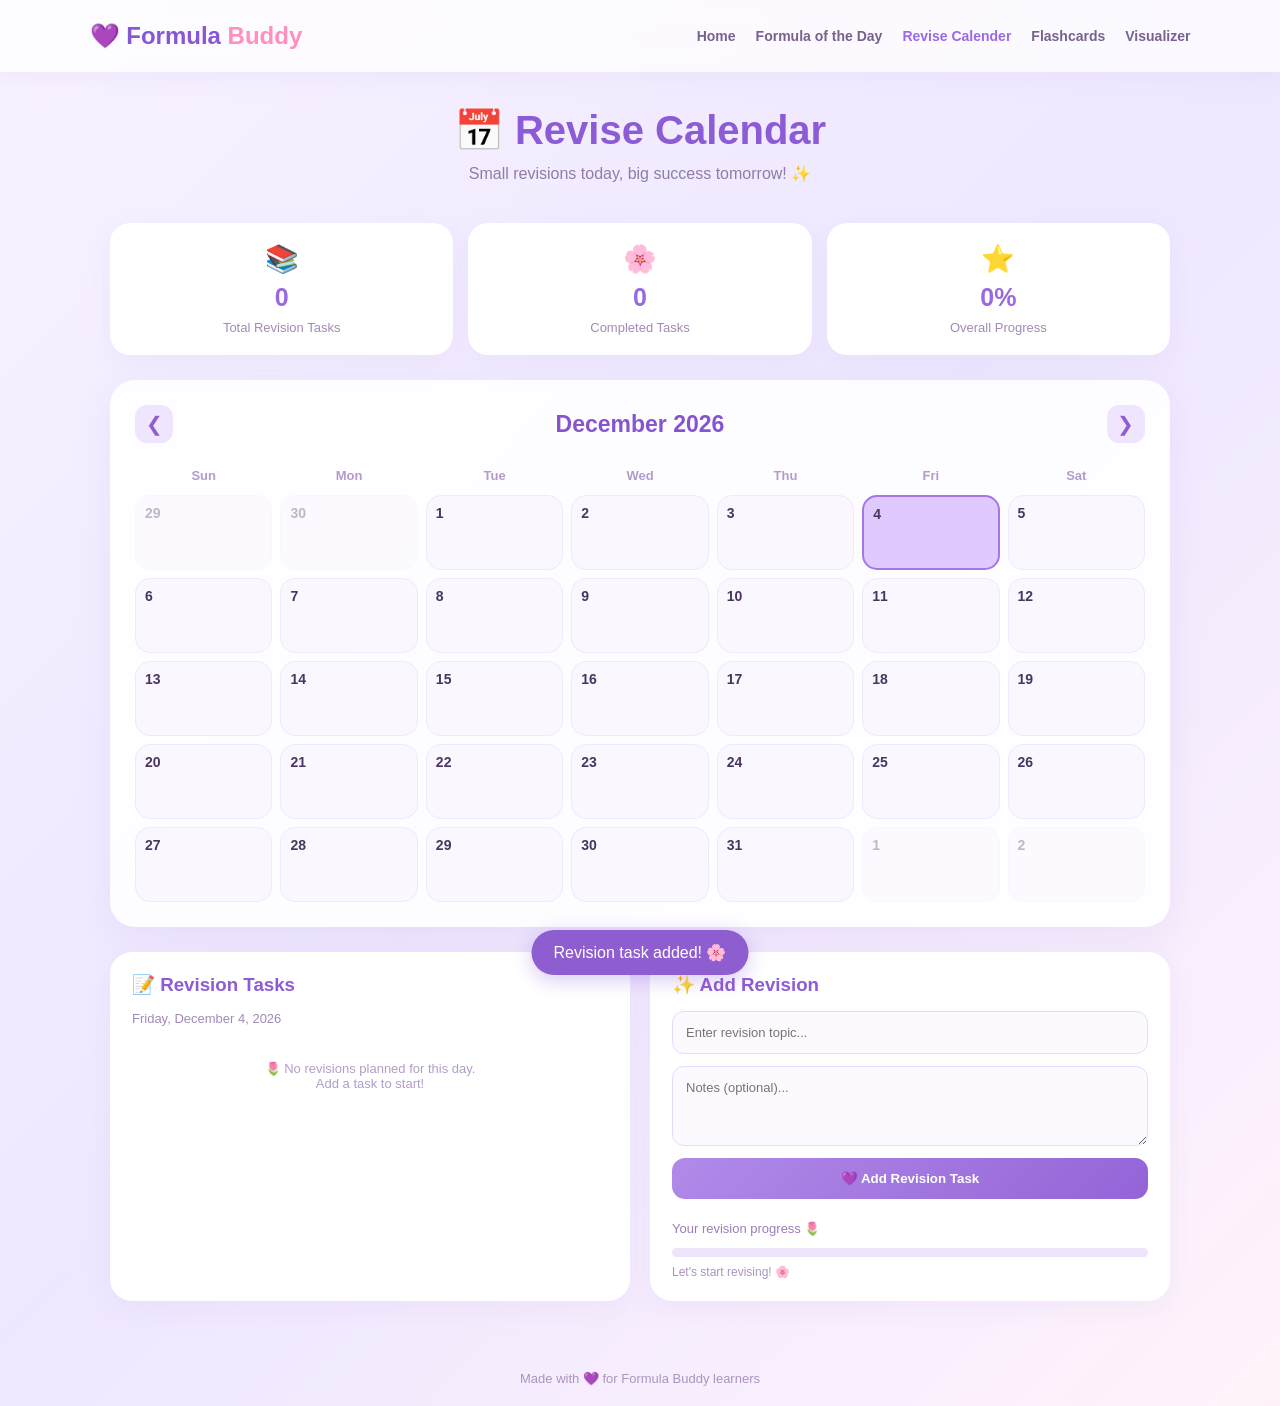
<file: Revise_calender.html>
<!DOCTYPE html>
<html lang="en">
<head>
<meta charset="UTF-8">
<meta name="viewport" content="width=device-width, initial-scale=1.0">
<title>Formula Buddy | Revise Calendar</title>

<style>
* {
    margin: 0;
    padding: 0;
    box-sizing: border-box;
    font-family: "Poppins", "Segoe UI", sans-serif;
}

body {
    background: linear-gradient(135deg, #f8f2ff, #eee7ff, #fff3fb);
    min-height: 100vh;
    color: #49365f;
    overflow-x: hidden;
}

header {
    display: flex;
    justify-content: space-between;
    align-items: center;
    padding: 22px 7%;
    background: rgba(255,255,255,.75);
    backdrop-filter: blur(12px);
    box-shadow: 0 5px 20px #d9c9ef40;
    flex-wrap: wrap;
    gap: 15px;
}

.logo {
    font-size: 24px;
    font-weight: 800;
    color: #8658d5;
}

.logo span { color: #ff8fbd; }

nav {
    display: flex;
    gap: 20px;
    flex-wrap: wrap;
}

nav a {
    text-decoration: none;
    color: #76618f;
    font-size: 14px;
    font-weight: 600;
    transition: .3s;
}

nav a:hover,
nav a.active {
    color: #9b68e8;
}

.hero {
    text-align: center;
    padding: 35px 15px 25px;
    animation: fadeUp .7s ease;
}

.hero h1 {
    font-size: clamp(27px, 5vw, 40px);
    color: #8c5bd6;
}

.hero p {
    margin-top: 10px;
    color: #907ca7;
}

.container {
    max-width: 1100px;
    margin: auto;
    padding: 15px 20px 50px;
}

/* Progress Cards */

.stats {
    display: grid;
    grid-template-columns: repeat(3, 1fr);
    gap: 15px;
    margin-bottom: 25px;
}

.stat {
    background: white;
    padding: 20px;
    border-radius: 20px;
    box-shadow: 0 8px 25px #cbb5e929;
    text-align: center;
    transition: .3s;
}

.stat:hover {
    transform: translateY(-5px);
}

.stat .emoji {
    font-size: 27px;
}

.stat h2 {
    margin: 8px 0;
    color: #9a68df;
    font-size: 25px;
}

.stat p {
    font-size: 13px;
    color: #a18bb6;
}

/* Calendar */

.calendar-card {
    background: rgba(255,255,255,.9);
    border-radius: 25px;
    padding: 25px;
    box-shadow: 0 12px 35px #c5a9e930;
    animation: fadeUp .9s ease;
}

.calendar-header {
    display: flex;
    justify-content: space-between;
    align-items: center;
    margin-bottom: 25px;
    gap: 10px;
}

.calendar-header h2 {
    color: #8754cf;
    font-size: 23px;
}

.month-btn {
    border: none;
    background: #f0e5ff;
    color: #8e5ed1;
    width: 38px;
    height: 38px;
    border-radius: 12px;
    cursor: pointer;
    font-size: 20px;
    transition: .3s;
}

.month-btn:hover {
    background: #d9c2ff;
    transform: scale(1.08);
}

.weekdays,
.days {
    display: grid;
    grid-template-columns: repeat(7, 1fr);
    gap: 8px;
}

.weekdays div {
    text-align: center;
    font-size: 13px;
    font-weight: 700;
    color: #b49bc9;
    padding-bottom: 12px;
}

.day {
    min-height: 75px;
    border-radius: 15px;
    background: #faf7ff;
    border: 1px solid #f0e8ff;
    padding: 9px;
    cursor: pointer;
    transition: .25s;
    position: relative;
    overflow: hidden;
}

.day:hover {
    background: #eee2ff;
    transform: translateY(-3px);
}

.day .number {
    font-size: 14px;
    font-weight: 600;
}

.day.today {
    border: 2px solid #b58af0;
    background: #f1e7ff;
}

.day.selected {
    background: #dfc9ff;
    border: 2px solid #a576e5;
}

.day.has-task::after {
    content: "💜";
    position: absolute;
    bottom: 5px;
    right: 6px;
    font-size: 12px;
}

.day.done::after {
    content: "⭐";
}

.day.other {
    opacity: .35;
}

.day-count {
    font-size: 10px;
    color: #a37acb;
    margin-top: 6px;
}

/* Revision area */

.revision-area {
    display: grid;
    grid-template-columns: 1fr 1fr;
    gap: 20px;
    margin-top: 25px;
}

.panel {
    background: white;
    border-radius: 22px;
    padding: 22px;
    box-shadow: 0 8px 25px #cbb5e929;
}

.panel h3 {
    color: #8c5bd6;
    margin-bottom: 15px;
}

.selected-date {
    font-size: 13px;
    color: #a18bb6;
    margin-bottom: 15px;
}

.task-list {
    display: flex;
    flex-direction: column;
    gap: 10px;
}

.task {
    display: flex;
    align-items: center;
    gap: 10px;
    background: #faf7ff;
    padding: 12px;
    border-radius: 13px;
    font-size: 13px;
    animation: fadeUp .3s ease;
}

.task input {
    accent-color: #a16be3;
    width: 17px;
    height: 17px;
    cursor: pointer;
}

.task.done span {
    text-decoration: line-through;
    opacity: .5;
}

.delete-btn {
    margin-left: auto;
    border: none;
    background: transparent;
    cursor: pointer;
    font-size: 15px;
}

.empty {
    text-align: center;
    padding: 20px 5px;
    color: #b29dc8;
    font-size: 13px;
}

/* Add task form */

.add-form {
    display: flex;
    flex-direction: column;
    gap: 12px;
}

.add-form input,
.add-form textarea {
    border: 1px solid #e7d8ff;
    outline: none;
    background: #fcfaff;
    padding: 13px;
    border-radius: 12px;
    color: #59416f;
    font-size: 13px;
    width: 100%;
}

.add-form input:focus,
.add-form textarea:focus {
    border-color: #b28ae8;
}

.add-form textarea {
    resize: vertical;
    min-height: 80px;
}

.add-btn {
    background: linear-gradient(135deg, #b18ae9, #9464d7);
    color: white;
    border: none;
    padding: 13px;
    border-radius: 13px;
    cursor: pointer;
    font-weight: 600;
    transition: .3s;
}

.add-btn:hover {
    transform: translateY(-2px);
    box-shadow: 0 6px 15px #a57be855;
}

.progress-bar {
    height: 9px;
    background: #eee5fa;
    border-radius: 20px;
    overflow: hidden;
    margin-top: 12px;
}

.progress-fill {
    height: 100%;
    background: linear-gradient(90deg, #c29aff, #ff9bc7);
    width: 0%;
    border-radius: 20px;
    transition: width .4s;
}

footer {
    text-align: center;
    padding: 20px;
    color: #aa94c0;
    font-size: 13px;
}

#toast {
    position: fixed;
    bottom: 25px;
    left: 50%;
    transform: translate(-50%, 100px);
    background: #8e5ed1;
    color: white;
    padding: 13px 22px;
    border-radius: 30px;
    box-shadow: 0 5px 20px #8e5ed155;
    transition: .4s;
    z-index: 10;
}

#toast.show {
    transform: translate(-50%, 0);
}

@keyframes fadeUp {
    from { opacity: 0; transform: translateY(15px); }
    to { opacity: 1; transform: translateY(0); }
}

@media(max-width:700px) {
    header {
        justify-content: center;
        text-align: center;
    }

    nav {
        justify-content: center;
    }

    .stats {
        grid-template-columns: 1fr;
    }

    .revision-area {
        grid-template-columns: 1fr;
    }

    .calendar-card {
        padding: 14px;
    }

    .weekdays,
    .days {
        gap: 4px;
    }

    .day {
        min-height: 52px;
        padding: 5px;
        border-radius: 9px;
    }

    .day .number {
        font-size: 12px;
    }

    .day-count {
        font-size: 8px;
    }

    .weekdays div {
        font-size: 10px;
    }
}
</style>
</head>

<body>

<header>
    <div class="logo">💜 Formula <span>Buddy</span></div>
    <nav>
      <a href="index.html">Home</a>
      <a href="Formula_of_the_day.html">Formula of the Day</a>
       <a href="Revise_calender.html"  class="active">Revise Calender</a>
  <a href="flashcards.html" >Flashcards</a>
      <a href="visualizer.html">Visualizer</a>
    </nav>
</header>

<section class="hero">
    <h1>📅 Revise Calendar</h1>
    <p>Small revisions today, big success tomorrow! ✨</p>
</section>

<div class="container">

    <div class="stats">
        <div class="stat">
            <div class="emoji">📚</div>
            <h2 id="totalTasks">0</h2>
            <p>Total Revision Tasks</p>
        </div>

        <div class="stat">
            <div class="emoji">🌸</div>
            <h2 id="completedTasks">0</h2>
            <p>Completed Tasks</p>
        </div>

        <div class="stat">
            <div class="emoji">⭐</div>
            <h2 id="progressPercent">0%</h2>
            <p>Overall Progress</p>
        </div>
    </div>

    <div class="calendar-card">

        <div class="calendar-header">
            <button class="month-btn" onclick="changeMonth(-1)">❮</button>
            <h2 id="monthYear"></h2>
            <button class="month-btn" onclick="changeMonth(1)">❯</button>
        </div>

        <div class="weekdays">
            <div>Sun</div><div>Mon</div><div>Tue</div>
            <div>Wed</div><div>Thu</div><div>Fri</div><div>Sat</div>
        </div>

        <div class="days" id="calendarDays"></div>

    </div>

    <div class="revision-area">

        <div class="panel">
            <h3>📝 Revision Tasks</h3>
            <div class="selected-date" id="selectedDate"></div>
            <div class="task-list" id="taskList"></div>
        </div>

        <div class="panel">
            <h3>✨ Add Revision</h3>

            <form class="add-form" id="taskForm">
                <input id="taskTitle" type="text"
                       placeholder="Enter revision topic..." required>

                <textarea id="taskDescription"
                          placeholder="Notes (optional)..."></textarea>

                <button class="add-btn" type="submit">
                    💜 Add Revision Task
                </button>
            </form>

            <div style="margin-top:22px;color:#9b7db8;font-size:13px;">
                Your revision progress 🌷
            </div>

            <div class="progress-bar">
                <div class="progress-fill" id="progressFill"></div>
            </div>

            <p id="progressText"
               style="font-size:12px;margin-top:8px;color:#aa94c0;">
                Let's start revising!
            </p>
        </div>

    </div>

</div>

<footer>Made with 💜 for Formula Buddy learners</footer>

<div id="toast">Revision task added! 🌸</div>

<script>
const calendarDays = document.getElementById("calendarDays");
const monthYear = document.getElementById("monthYear");
const selectedDateText = document.getElementById("selectedDate");
const taskList = document.getElementById("taskList");

let currentDate = new Date();
let selectedDate = new Date();

let tasks = JSON.parse(localStorage.getItem("revisionTasks")) || [];

function dateKey(date) {
    const y = date.getFullYear();
    const m = String(date.getMonth() + 1).padStart(2, "0");
    const d = String(date.getDate()).padStart(2, "0");
    return `${y}-${m}-${d}`;
}

function saveTasks() {
    localStorage.setItem("revisionTasks", JSON.stringify(tasks));
}

function renderCalendar() {
    calendarDays.innerHTML = "";

    const year = currentDate.getFullYear();
    const month = currentDate.getMonth();

    monthYear.textContent = currentDate.toLocaleDateString("en-US", {
        month: "long",
        year: "numeric"
    });

    const firstDay = new Date(year, month, 1).getDay();
    const daysInMonth = new Date(year, month + 1, 0).getDate();
    const previousMonthDays = new Date(year, month, 0).getDate();

    const totalCells = Math.ceil((firstDay + daysInMonth) / 7) * 7;

    for (let i = 0; i < totalCells; i++) {
        let dayNumber, date, isOther = false;

        if (i < firstDay) {
            dayNumber = previousMonthDays - firstDay + i + 1;
            date = new Date(year, month - 1, dayNumber);
            isOther = true;
        } else if (i >= firstDay + daysInMonth) {
            dayNumber = i - firstDay - daysInMonth + 1;
            date = new Date(year, month + 1, dayNumber);
            isOther = true;
        } else {
            dayNumber = i - firstDay + 1;
            date = new Date(year, month, dayNumber);
        }

        const key = dateKey(date);
        const dayTasks = tasks.filter(t => t.date === key);

        const cell = document.createElement("div");
        cell.className = "day";

        if (isOther) cell.classList.add("other");
        if (key === dateKey(new Date())) cell.classList.add("today");
        if (key === dateKey(selectedDate)) cell.classList.add("selected");
        if (dayTasks.length) cell.classList.add("has-task");

        if (dayTasks.length && dayTasks.every(t => t.completed)) {
            cell.classList.add("done");
        }

        cell.innerHTML = `
            <div class="number">${dayNumber}</div>
            ${dayTasks.length
                ? `<div class="day-count">${dayTasks.length} task${dayTasks.length > 1 ? "s" : ""}</div>`
                : ""}
        `;

        cell.onclick = () => {
            selectedDate = new Date(date);
            renderCalendar();
            renderTasks();
        };

        calendarDays.appendChild(cell);
    }
}

function changeMonth(direction) {
    currentDate.setMonth(currentDate.getMonth() + direction);
    renderCalendar();
}

function renderTasks() {
    const key = dateKey(selectedDate);

    selectedDateText.textContent =
        selectedDate.toLocaleDateString("en-US", {
            weekday: "long",
            month: "long",
            day: "numeric",
            year: "numeric"
        });

    taskList.innerHTML = "";

    const dayTasks = tasks.filter(t => t.date === key);

    if (!dayTasks.length) {
        taskList.innerHTML = `
            <div class="empty">
                🌷 No revisions planned for this day.<br>
                Add a task to start!
            </div>
        `;
    }

    dayTasks.forEach(task => {
        const item = document.createElement("div");
        item.className = "task" + (task.completed ? " done" : "");

        const checkbox = document.createElement("input");
        checkbox.type = "checkbox";
        checkbox.checked = task.completed;

        checkbox.onchange = () => {
            task.completed = checkbox.checked;
            saveTasks();
            renderCalendar();
            renderTasks();
            updateStats();
        };

        const text = document.createElement("span");
        text.textContent = task.title;

        if (task.description) {
            text.title = task.description;
        }

        const deleteBtn = document.createElement("button");
        deleteBtn.className = "delete-btn";
        deleteBtn.textContent = "🗑️";
        deleteBtn.title = "Delete task";

        deleteBtn.onclick = () => {
            tasks = tasks.filter(t => t.id !== task.id);
            saveTasks();
            renderCalendar();
            renderTasks();
            updateStats();
            showToast("Task deleted 🗑️");
        };

        item.append(checkbox, text, deleteBtn);
        taskList.appendChild(item);
    });
}

document.getElementById("taskForm").onsubmit = function(e) {
    e.preventDefault();

    const title = document.getElementById("taskTitle").value.trim();
    const description = document.getElementById("taskDescription").value.trim();

    if (!title) return;

    tasks.push({
        id: Date.now(),
        title: title,
        description: description,
        date: dateKey(selectedDate),
        completed: false
    });

    saveTasks();
    renderCalendar();
    renderTasks();
    updateStats();

    this.reset();
    showToast("Revision task added! 💜");
};

function updateStats() {
    const total = tasks.length;
    const completed = tasks.filter(t => t.completed).length;
    const percentage = total ? Math.round(completed / total * 100) : 0;

    document.getElementById("totalTasks").textContent = total;
    document.getElementById("completedTasks").textContent = completed;
    document.getElementById("progressPercent").textContent = percentage + "%";

    document.getElementById("progressFill").style.width = percentage + "%";

    document.getElementById("progressText").textContent =
        total === 0
        ? "Let's start revising! 🌸"
        : completed === total
        ? "Amazing! All revisions completed! 🎉"
        : `${completed} out of ${total} tasks completed 💜`;
}

let toastTimeout;

function showToast(message) {
    const toast = document.getElementById("toast");
    toast.textContent = message;
    toast.classList.add("show");

    clearTimeout(toastTimeout);
    toastTimeout = setTimeout(() => {
        toast.classList.remove("show");
    }, 2200);
}

renderCalendar();
renderTasks();
updateStats();
</script>

</body>
</html>
</file>
<file: style.css>
@import url('https://fonts.googleapis.com/css2?family=Poppins:wght@400;500;600;700;800&display=swap');

* {
    margin: 0;
    padding: 0;
    box-sizing: border-box;
}

body {
    font-family: 'Poppins', sans-serif;
    min-height: 100vh;
    overflow-x: hidden;
    background: linear-gradient(135deg, #fce4ec, #eadcff, #f8dfff);
    color: #56316f;
}

header {
    display: flex;
    justify-content: space-between;
    align-items: center;
    padding: 22px 8%;
}

.logo {
    font-size: 25px;
    font-weight: 800;
    color: #8e44ad;
}

.tag {
    color: #a45bbd;
    font-size: 13px;
}

main {
    text-align: center;
    padding: 65px 20px 30px;
}

.welcome h1 {
    font-size: clamp(28px, 5vw, 45px);
    font-weight: 800;
    animation: fadeDown 1s ease;
}

.welcome h1 span {
    color: #a044c2;
}

.welcome p {
    margin-top: 12px;
    color: #8d639d;
}

.character {
    font-size: 75px;
    margin: 20px 0;
    animation: bounce 2s infinite;
}

h2 {
    font-size: 20px;
    margin: 20px 0 35px;
}

.button-container {
    display: flex;
    justify-content: center;
    gap: 35px;
    flex-wrap: wrap;
}

.feature-btn {
    width: 300px;
    min-height: 260px;
    border: 2px solid white;
    border-radius: 30px;
    padding: 28px 20px;
    cursor: pointer;
    color: #633579;
    display: flex;
    flex-direction: column;
    align-items: center;
    justify-content: center;
    gap: 12px;
    box-shadow: 0 12px 30px #a36ac044;
    transition: 0.4s;
    animation: fadeUp 1s ease;
}

.visualizer {
    background: linear-gradient(145deg, #fff0f8, #e8d9ff);
}

.flashcard {
    background: linear-gradient(145deg, #fce0f4, #e4ddff);
}

.feature-btn:hover {
    transform: translateY(-15px) scale(1.05);
    box-shadow: 0 20px 40px #974dbb66;
}

.icon {
    font-size: 55px;
    transition: 0.4s;
}

.feature-btn:hover .icon {
    transform: rotate(15deg) scale(1.2);
}

.btn-title {
    font-size: 21px;
    font-weight: 800;
}

.btn-description {
    font-size: 13px;
    color: #876496;
}

.arrow {
    margin-top: 8px;
    background: #a44ac1;
    color: white;
    padding: 10px 22px;
    border-radius: 25px;
    font-size: 13px;
    font-weight: 600;
    transition: 0.3s;
}

.feature-btn:hover .arrow {
    background: #8035a2;
    letter-spacing: 1px;
}

.bottom-text {
    margin-top: 65px;
    color: #a16caf;
    font-size: 13px;
}

/* Floating decorations */

.hearts span {
    position: fixed;
    bottom: -50px;
    font-size: 25px;
    opacity: 0.6;
    animation: float 10s linear infinite;
    pointer-events: none;
}

.hearts span:nth-child(1) { left: 10%; animation-delay: 0s; }
.hearts span:nth-child(2) { left: 25%; animation-delay: 3s; }
.hearts span:nth-child(3) { left: 45%; animation-delay: 1s; }
.hearts span:nth-child(4) { left: 65%; animation-delay: 5s; }
.hearts span:nth-child(5) { left: 80%; animation-delay: 2s; }
.hearts span:nth-child(6) { left: 92%; animation-delay: 4s; }

@keyframes float {
    0% { transform: translateY(0) rotate(0deg); opacity: 0; }
    20% { opacity: 0.6; }
    100% { transform: translateY(-110vh) rotate(360deg); opacity: 0; }
}

@keyframes bounce {
    0%, 100% { transform: translateY(0); }
    50% { transform: translateY(-15px); }
}

@keyframes fadeDown {
    from { opacity: 0; transform: translateY(-30px); }
    to { opacity: 1; transform: translateY(0); }
}

@keyframes fadeUp {
    from { opacity: 0; transform: translateY(30px); }
    to { opacity: 1; transform: translateY(0); }
}

@media(max-width: 600px) {
    header {
        flex-direction: column;
        gap: 10px;
    }

    main {
        padding-top: 35px;
    }

    .button-container {
        gap: 20px;
    }

    .feature-btn {
        width: min(100%, 330px);
    }
}
.auth-buttons {
    display: flex;
    gap: 12px;
    align-items: center;
}

.login-btn,
.signup-btn {
    padding: 10px 22px;
    border-radius: 25px;
    font-size: 14px;
    font-weight: bold;
    cursor: pointer;
    transition: 0.3s ease;
}

.login-btn {
    background: white;
    color: #8b6cf0;
    border: 2px solid #8b6cf0;
}

.signup-btn {
    background: #8b6cf0;
    color: white;
    border: 2px solid #8b6cf0;
}

.login-btn:hover {
    background: #f1ecff;
    transform: translateY(-2px);
}

.signup-btn:hover {
    background: #7655dc;
    transform: translateY(-2px);
}
</file>
